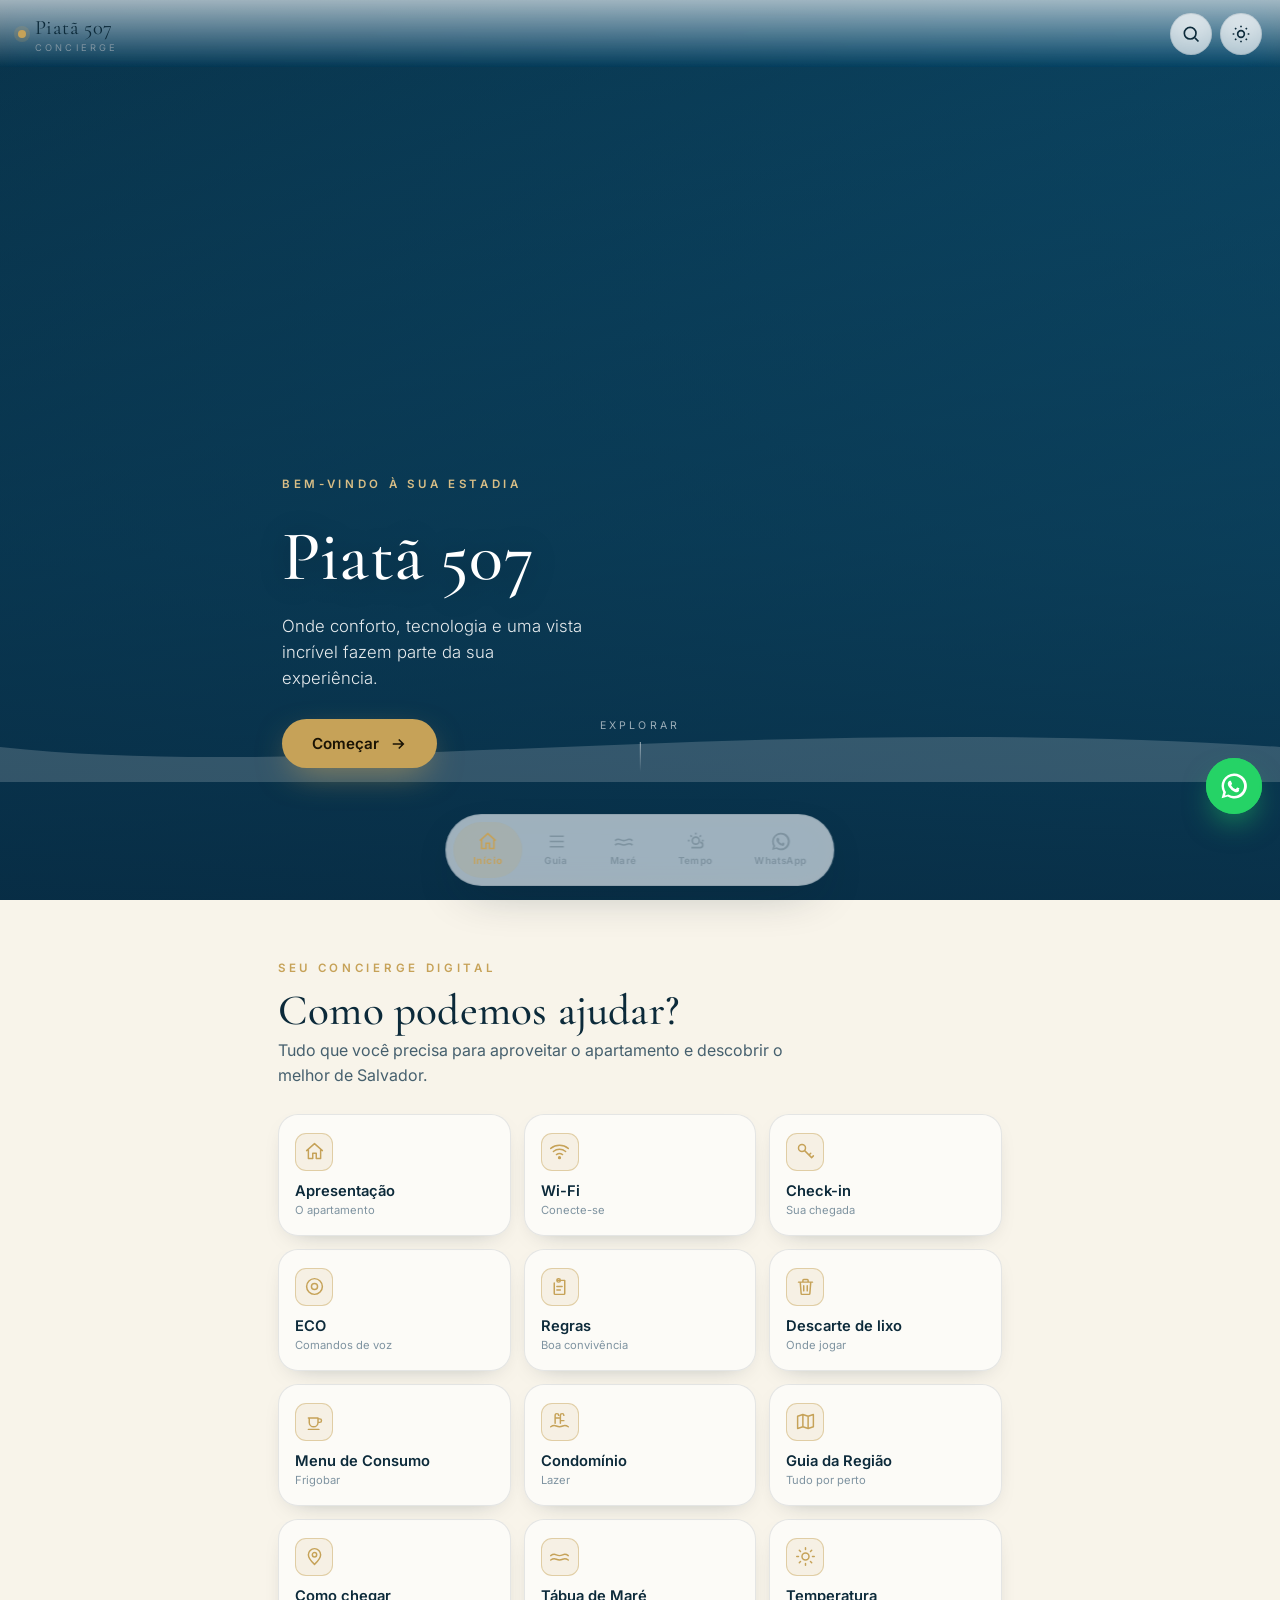
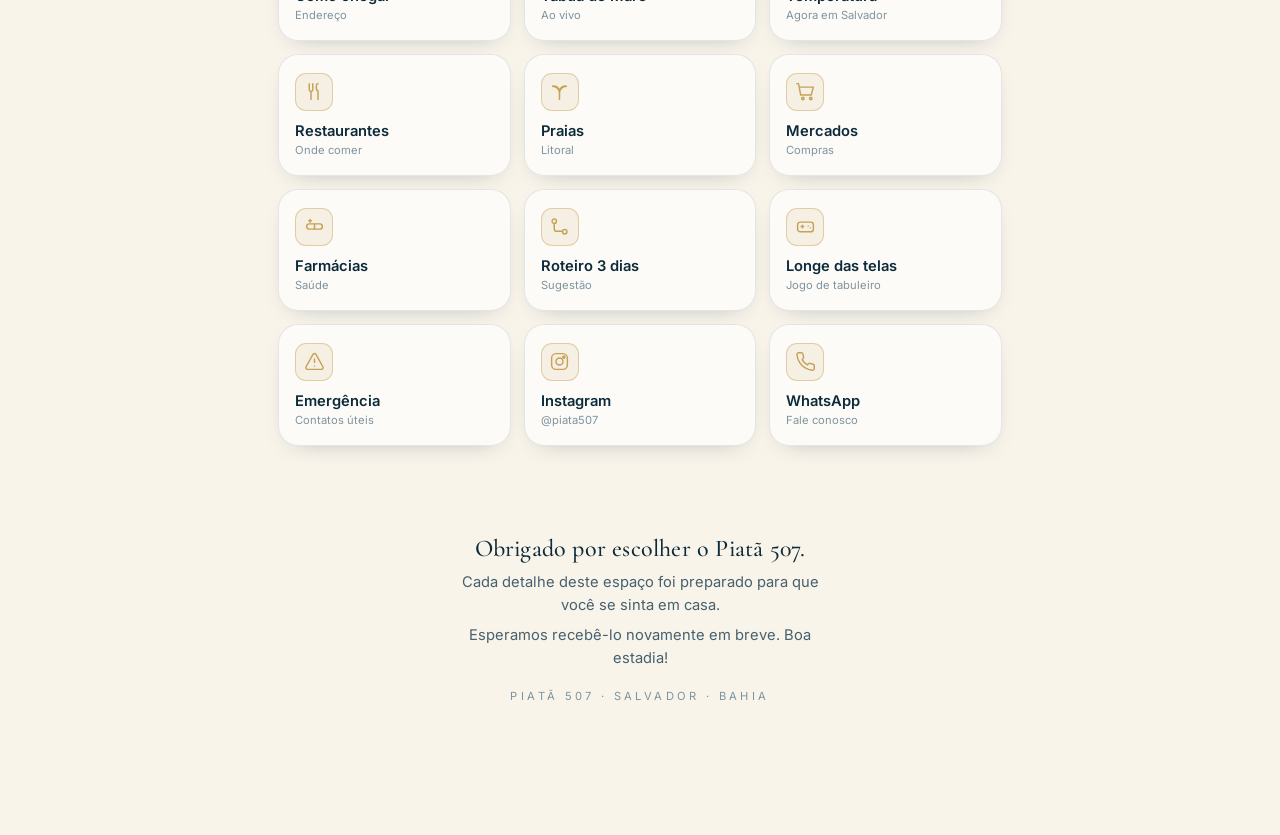
<file: index.html>
<!DOCTYPE html>
<html lang="pt-BR">
<head>
<meta charset="UTF-8" />
<meta name="viewport" content="width=device-width, initial-scale=1, viewport-fit=cover" />
<meta name="theme-color" content="#06243a" />
<title>Piatã 507 · Concierge Digital</title>
<meta name="description" content="Guia digital do apartamento Piatã 507, Salvador/BA. Onde conforto, tecnologia e uma vista incrível fazem parte da sua experiência." />

<!-- ===================================================================
     FONTES — display serif elegante (Cormorant) + corpo limpo (Inter)
     =================================================================== -->
<link rel="preconnect" href="https://fonts.googleapis.com">
<link rel="preconnect" href="https://fonts.gstatic.com" crossorigin>
<link href="https://fonts.googleapis.com/css2?family=Cormorant+Garamond:ital,wght@0,400;0,500;0,600;1,400&family=Inter:wght@400;500;600;700&display=swap" rel="stylesheet">

<style>
/* ====================================================================
   PIATÃ 507 — GUIA DIGITAL PREMIUM
   HTML/CSS/JS puro · pronto para GitHub Pages
   --------------------------------------------------------------------
   Paleta inspirada na praia de Piatã: oceano profundo, espuma do mar,
   areia quente e dourado suave. Vidro fosco (glassmorphism), micro
   animações e navegação tipo aplicativo.
   ==================================================================== */

/* ---------- TOKENS DE COR ---------- */
:root{
  --abyss:#06243a;        /* azul oceano profundo */
  --ocean:#0d4f6e;        /* oceano médio */
  --ocean-2:#13688c;      /* oceano claro */
  --foam:#eef5f4;         /* espuma do mar */
  --sand:#efe2c4;         /* areia */
  --sand-deep:#e3d0a5;    /* areia sombreada */
  --gold:#c6a258;         /* dourado suave */
  --gold-soft:#d8be86;

  /* tema claro (padrão) */
  --bg:#f8f4ea;
  --bg-grad-1:#f3ede0;
  --bg-grad-2:#e8efee;
  --surface:rgba(255,255,255,0.62);
  --surface-solid:#ffffff;
  --border:rgba(11,40,58,0.10);
  --border-gold:rgba(198,162,88,0.45);
  --text:#0c2a3a;
  --text-soft:#46606e;
  --text-faint:#7e93a0;
  --shadow:0 18px 50px -22px rgba(8,30,45,0.45);
  --shadow-soft:0 8px 26px -16px rgba(8,30,45,0.40);
  --accent:var(--gold);
  --on-accent:#1a1304;
  --hero-overlay:linear-gradient(180deg,rgba(6,36,58,.28) 0%,rgba(6,36,58,.55) 60%,rgba(6,36,58,.82) 100%);
}

/* tema escuro */
html[data-theme="dark"]{
  --bg:#05192a;
  --bg-grad-1:#06243a;
  --bg-grad-2:#0a2e45;
  --surface:rgba(15,52,76,0.42);
  --surface-solid:#0b3047;
  --border:rgba(216,190,134,0.14);
  --border-gold:rgba(198,162,88,0.40);
  --text:#eef5f4;
  --text-soft:#b6cad4;
  --text-faint:#85a0ad;
  --shadow:0 22px 60px -26px rgba(0,0,0,0.7);
  --shadow-soft:0 10px 30px -18px rgba(0,0,0,0.6);
  --hero-overlay:linear-gradient(180deg,rgba(3,15,26,.30) 0%,rgba(3,15,26,.62) 60%,rgba(3,15,26,.92) 100%);
}

/* ---------- RESET ---------- */
*{margin:0;padding:0;box-sizing:border-box}
html{scroll-behavior:smooth;-webkit-text-size-adjust:100%}
body{
  font-family:'Inter',system-ui,-apple-system,sans-serif;
  color:var(--text);
  background:var(--bg);
  line-height:1.55;
  min-height:100vh;
  overflow-x:hidden;
  -webkit-font-smoothing:antialiased;
  padding-bottom:env(safe-area-inset-bottom);
  transition:background .5s ease,color .4s ease;
}
/* fundo com gradiente suave de areia↔oceano */
body::before{
  content:"";position:fixed;inset:0;z-index:-2;
  background:
    radial-gradient(1100px 700px at 78% -8%, var(--bg-grad-2) 0%, transparent 60%),
    radial-gradient(900px 600px at 8% 105%, var(--bg-grad-1) 0%, transparent 55%),
    var(--bg);
  transition:background .5s ease;
}
img{max-width:100%;display:block}
button{font-family:inherit;cursor:pointer;border:none;background:none;color:inherit}
a{color:inherit;text-decoration:none}
:focus-visible{outline:2px solid var(--gold);outline-offset:3px;border-radius:6px}

h1,h2,h3,.serif{font-family:'Cormorant Garamond',Georgia,serif;font-weight:500;letter-spacing:.2px;line-height:1.08}
.eyebrow{font-size:.72rem;letter-spacing:.32em;text-transform:uppercase;color:var(--gold);font-weight:600}

/* ====================================================================
   SPLASH SCREEN
   ==================================================================== */
#splash{
  position:fixed;inset:0;z-index:9999;
  display:grid;place-items:center;
  background:linear-gradient(160deg,var(--abyss),var(--ocean));
  transition:opacity .8s ease,visibility .8s ease;
}
#splash.hidden{opacity:0;visibility:hidden}
.splash-inner{text-align:center;color:var(--foam);animation:splashUp 1.1s cubic-bezier(.2,.8,.2,1) both}
.splash-mark{
  width:72px;height:72px;margin:0 auto 18px;border-radius:50%;
  border:1px solid rgba(216,190,134,.5);
  display:grid;place-items:center;color:var(--gold-soft);
  position:relative;
}
.splash-mark svg{width:34px;height:34px}
.splash-ring{
  position:absolute;inset:-9px;border-radius:50%;
  border:1px solid rgba(216,190,134,.25);
  animation:pulse 2.2s ease-in-out infinite;
}
.splash-title{font-family:'Cormorant Garamond',serif;font-size:2.4rem;letter-spacing:.04em}
.splash-sub{font-size:.7rem;letter-spacing:.4em;text-transform:uppercase;color:var(--gold-soft);margin-top:6px}
.splash-bar{width:120px;height:2px;background:rgba(238,245,244,.18);border-radius:2px;margin:22px auto 0;overflow:hidden}
.splash-bar i{display:block;height:100%;width:40%;background:var(--gold);border-radius:2px;animation:load 1.4s ease-in-out infinite}
@keyframes splashUp{from{opacity:0;transform:translateY(14px)}to{opacity:1;transform:none}}
@keyframes pulse{0%,100%{transform:scale(1);opacity:.6}50%{transform:scale(1.12);opacity:.15}}
@keyframes load{0%{transform:translateX(-120%)}100%{transform:translateX(360%)}}

/* ====================================================================
   TOPBAR
   ==================================================================== */
.topbar{
  position:fixed;top:0;left:0;right:0;z-index:200;
  display:flex;align-items:center;justify-content:space-between;
  padding:calc(env(safe-area-inset-top) + 12px) 18px 12px;
  backdrop-filter:blur(18px) saturate(1.3);-webkit-backdrop-filter:blur(18px) saturate(1.3);
  background:linear-gradient(180deg,var(--surface),transparent);
  transition:background .4s ease,box-shadow .4s ease;
}
.topbar.scrolled{box-shadow:0 1px 0 var(--border);background:var(--surface)}
.brand{display:flex;align-items:center;gap:9px;font-family:'Cormorant Garamond',serif;font-size:1.28rem;letter-spacing:.02em}
.brand .dot{width:8px;height:8px;border-radius:50%;background:var(--gold);box-shadow:0 0 0 4px rgba(198,162,88,.18)}
.brand small{font-family:'Inter',sans-serif;font-size:.58rem;letter-spacing:.34em;text-transform:uppercase;color:var(--text-faint);display:block;margin-top:-3px}
.top-actions{display:flex;gap:8px}
.icon-btn{
  width:42px;height:42px;border-radius:50%;
  display:grid;place-items:center;color:var(--text);
  background:var(--surface);border:1px solid var(--border);
  backdrop-filter:blur(10px);-webkit-backdrop-filter:blur(10px);
  transition:transform .25s ease,background .3s ease,color .3s ease;
}
.icon-btn:hover{transform:translateY(-2px)}
.icon-btn svg{width:20px;height:20px}

/* ====================================================================
   VIEWS / ROTEADOR
   ==================================================================== */
.view{display:none;animation:viewIn .5s cubic-bezier(.2,.8,.2,1) both}
.view.active{display:block}
@keyframes viewIn{from{opacity:0;transform:translateY(10px)}to{opacity:1;transform:none}}
@media (prefers-reduced-motion:reduce){
  *{animation-duration:.001ms !important;transition-duration:.001ms !important}
  html{scroll-behavior:auto}
}

.wrap{max-width:760px;margin:0 auto;padding:0 18px}

/* ---------- HERO ---------- */
.hero{
  position:relative;min-height:100svh;
  display:flex;flex-direction:column;justify-content:flex-end;
  padding:0 0 132px;
  color:#fff;overflow:hidden;
}
.hero-bg{
  position:absolute;inset:0;z-index:-1;
  /* gradiente oceânico padrão — troque por foto em CONFIG.heroImage */
  background:linear-gradient(155deg,#0a3a52 0%,#0d4f6e 42%,#13688c 100%);
  background-size:cover;background-position:center;
  animation:slowZoom 22s ease-in-out infinite alternate;
}
.hero-bg::after{content:"";position:absolute;inset:0;background:var(--hero-overlay)}
@keyframes slowZoom{from{transform:scale(1.02)}to{transform:scale(1.12)}}
/* ondas animadas no rodapé do hero */
.waves{position:absolute;bottom:118px;left:0;width:100%;height:70px;z-index:0;opacity:.5}
.waves svg{width:200%;height:100%;animation:drift 14s linear infinite}
@keyframes drift{from{transform:translateX(0)}to{transform:translateX(-50%)}}
.hero-content{position:relative;z-index:2;max-width:760px;margin:0 auto;width:100%;padding:0 22px;animation:heroUp 1s .2s cubic-bezier(.2,.8,.2,1) both}
@keyframes heroUp{from{opacity:0;transform:translateY(22px)}to{opacity:1;transform:none}}
.hero .eyebrow{color:var(--gold-soft)}
.hero h1{font-size:clamp(2.7rem,9vw,4.4rem);margin:.35em 0 .25em;font-weight:500;text-shadow:0 2px 30px rgba(0,0,0,.3)}
.hero p{font-size:1.05rem;max-width:30ch;color:rgba(255,255,255,.9);font-weight:300}
.cta{
  display:inline-flex;align-items:center;gap:10px;margin-top:28px;
  padding:15px 30px;border-radius:100px;font-weight:600;font-size:.95rem;
  background:var(--gold);color:#1a1304;
  box-shadow:0 12px 34px -10px rgba(198,162,88,.7);
  transition:transform .3s cubic-bezier(.2,.8,.2,1),box-shadow .3s ease;
}
.cta:hover{transform:translateY(-3px) scale(1.02);box-shadow:0 18px 40px -10px rgba(198,162,88,.8)}
.cta svg{width:18px;height:18px}
.scroll-hint{position:absolute;bottom:128px;left:50%;transform:translateX(-50%);z-index:2;color:rgba(255,255,255,.6);font-size:.66rem;letter-spacing:.3em;text-transform:uppercase;text-align:center}
.scroll-hint i{display:block;width:1px;height:30px;margin:8px auto 0;background:linear-gradient(rgba(255,255,255,.6),transparent);animation:hintMove 1.8s ease-in-out infinite}
@keyframes hintMove{0%,100%{opacity:.3;transform:scaleY(.6)}50%{opacity:1;transform:scaleY(1)}}

/* ---------- SEÇÃO / TÍTULOS ---------- */
.section{padding:54px 0 20px}
.section-head{margin-bottom:26px}
.section-head h2{font-size:clamp(2rem,6vw,2.7rem);margin:.2em 0 .1em;font-weight:500}
.section-head p{color:var(--text-soft);max-width:54ch}

/* ====================================================================
   MENU PRINCIPAL — grade de cartões de vidro
   ==================================================================== */
.menu-grid{display:grid;grid-template-columns:repeat(2,1fr);gap:13px}
@media(min-width:560px){.menu-grid{grid-template-columns:repeat(3,1fr)}}
.tile{
  position:relative;text-align:left;
  padding:18px 16px;border-radius:20px;min-height:122px;
  display:flex;flex-direction:column;justify-content:space-between;
  background:var(--surface);border:1px solid var(--border);
  backdrop-filter:blur(14px) saturate(1.2);-webkit-backdrop-filter:blur(14px) saturate(1.2);
  box-shadow:var(--shadow-soft);
  transition:transform .3s cubic-bezier(.2,.8,.2,1),box-shadow .3s ease,border-color .3s ease;
  overflow:hidden;
}
.tile::before{content:"";position:absolute;inset:0;background:linear-gradient(135deg,rgba(198,162,88,.10),transparent 55%);opacity:0;transition:opacity .35s ease}
.tile:hover{transform:translateY(-4px);box-shadow:var(--shadow);border-color:var(--border-gold)}
.tile:hover::before{opacity:1}
.tile:active{transform:translateY(-1px) scale(.99)}
.tile-ic{width:38px;height:38px;border-radius:11px;display:grid;place-items:center;color:var(--gold);background:rgba(198,162,88,.12);border:1px solid var(--border-gold)}
.tile-ic svg{width:21px;height:21px}
.tile-label{font-weight:600;font-size:.92rem;line-height:1.2}
.tile-sub{font-size:.7rem;color:var(--text-faint);margin-top:2px}

/* ====================================================================
   CARTÕES DE CONTEÚDO (glass)
   ==================================================================== */
.card{
  background:var(--surface);border:1px solid var(--border);
  border-radius:22px;padding:24px;margin-bottom:16px;
  backdrop-filter:blur(16px) saturate(1.2);-webkit-backdrop-filter:blur(16px) saturate(1.2);
  box-shadow:var(--shadow-soft);
}
.card.gold{border-color:var(--border-gold);background:linear-gradient(150deg,rgba(198,162,88,.10),var(--surface))}
.card h3{font-size:1.55rem;margin-bottom:.35em}
.card p{color:var(--text-soft);margin-bottom:.7em}
.card p:last-child{margin-bottom:0}

.btn{
  display:inline-flex;align-items:center;justify-content:center;gap:9px;
  padding:13px 22px;border-radius:100px;font-weight:600;font-size:.9rem;
  background:var(--gold);color:#1a1304;
  box-shadow:0 10px 26px -12px rgba(198,162,88,.7);
  transition:transform .25s ease,box-shadow .25s ease,background .25s ease;
}
.btn:hover{transform:translateY(-2px)}
.btn svg{width:17px;height:17px}
.btn.ghost{background:transparent;color:var(--text);border:1px solid var(--border-gold);box-shadow:none}
.btn.ghost:hover{background:rgba(198,162,88,.10)}
.btn.block{display:flex;width:100%}
.btn.wa{background:#25D366;color:#06351c;box-shadow:0 10px 26px -12px rgba(37,211,102,.6)}

/* botão voltar */
.back{
  display:inline-flex;align-items:center;gap:7px;margin:6px 0 18px;
  padding:9px 16px 9px 12px;border-radius:100px;font-size:.84rem;font-weight:500;
  background:var(--surface);border:1px solid var(--border);color:var(--text-soft);
  transition:transform .25s ease,color .25s ease;
}
.back:hover{transform:translateX(-3px);color:var(--text)}
.back svg{width:16px;height:16px}

/* ---------- WIFI ---------- */
.wifi-card{text-align:center;background:linear-gradient(155deg,var(--ocean),var(--abyss));color:#fff;border:none}
.wifi-card .eyebrow{color:var(--gold-soft)}
.wifi-row{display:flex;flex-direction:column;gap:14px;margin:20px 0}
.wifi-field{background:rgba(255,255,255,.08);border:1px solid rgba(255,255,255,.14);border-radius:14px;padding:14px 18px;text-align:left;display:flex;align-items:center;justify-content:space-between;gap:12px}
.wifi-field small{display:block;font-size:.64rem;letter-spacing:.2em;text-transform:uppercase;color:rgba(255,255,255,.55)}
.wifi-field b{font-size:1.18rem;font-weight:600;letter-spacing:.3px}
.copy-btn{flex:none;width:40px;height:40px;border-radius:11px;display:grid;place-items:center;background:rgba(198,162,88,.22);color:var(--gold-soft);border:1px solid rgba(198,162,88,.35);transition:transform .2s ease,background .2s ease}
.copy-btn:hover{transform:scale(1.06)}
.copy-btn.done{background:#25D366;color:#fff;border-color:#25D366}

/* ---------- LISTAS DE ITENS (menu de consumo, comandos, etc) ---------- */
.list{display:flex;flex-direction:column;gap:10px}
.row{display:flex;align-items:center;gap:14px;padding:14px 16px;border-radius:15px;background:var(--surface);border:1px solid var(--border);box-shadow:var(--shadow-soft)}
.row .r-ic{flex:none;width:34px;height:34px;border-radius:10px;display:grid;place-items:center;background:rgba(198,162,88,.12);color:var(--gold);border:1px solid var(--border-gold)}
.row .r-ic svg{width:18px;height:18px}
.row .r-main{flex:1;min-width:0}
.row .r-main b{font-weight:600;display:block;font-size:.95rem}
.row .r-main span{font-size:.78rem;color:var(--text-faint)}
.row .r-price{font-weight:700;color:var(--gold);font-size:1rem;white-space:nowrap}
.row.cmd{font-style:italic;font-family:'Cormorant Garamond',serif;font-size:1.15rem}
.row.cmd b{font-style:italic}

/* grade de comandos Alexa */
.alexa-grid{display:grid;grid-template-columns:1fr;gap:10px}
@media(min-width:520px){.alexa-grid{grid-template-columns:1fr 1fr}}
.alexa-cmd{padding:16px 18px;border-radius:16px;background:var(--surface);border:1px solid var(--border);box-shadow:var(--shadow-soft);display:flex;gap:13px;align-items:flex-start}
.alexa-cmd .a-ic{flex:none;width:36px;height:36px;border-radius:50%;display:grid;place-items:center;background:linear-gradient(140deg,var(--ocean-2),var(--ocean));color:#fff}
.alexa-cmd .a-ic svg{width:18px;height:18px}
.alexa-cmd q{font-family:'Cormorant Garamond',serif;font-size:1.18rem;font-style:italic;display:block;quotes:none}
.alexa-cmd small{color:var(--text-faint);font-size:.76rem}

/* ---------- chips / botões rápidos de mapa ---------- */
.chips{display:flex;flex-wrap:wrap;gap:9px;margin-top:6px}
.chip{
  display:inline-flex;align-items:center;gap:7px;
  padding:10px 16px;border-radius:100px;font-size:.84rem;font-weight:500;
  background:var(--surface);border:1px solid var(--border);
  transition:transform .2s ease,border-color .2s ease,background .2s ease;
}
.chip:hover{transform:translateY(-2px);border-color:var(--border-gold);background:rgba(198,162,88,.08)}
.chip svg{width:15px;height:15px;color:var(--gold)}

/* busca da região */
.searchbox{display:flex;gap:9px;margin-bottom:8px}
.searchbox input{
  flex:1;padding:14px 18px;border-radius:14px;font-size:.95rem;
  background:var(--surface-solid);border:1px solid var(--border);color:var(--text);
}
.searchbox input::placeholder{color:var(--text-faint)}

/* ---------- CLIMA ---------- */
.weather{background:linear-gradient(155deg,var(--ocean),var(--abyss));color:#fff;border:none;text-align:center}
.weather .w-now{display:flex;align-items:center;justify-content:center;gap:16px;margin:6px 0 4px}
.weather .w-emoji{font-size:3.4rem;line-height:1}
.weather .w-temp{font-family:'Cormorant Garamond',serif;font-size:4.2rem;font-weight:500;line-height:1}
.weather .w-desc{color:var(--gold-soft);font-size:1.05rem;margin-bottom:18px}
.w-grid{display:grid;grid-template-columns:repeat(3,1fr);gap:10px}
.w-stat{background:rgba(255,255,255,.07);border:1px solid rgba(255,255,255,.12);border-radius:14px;padding:14px 8px}
.w-stat b{display:block;font-size:1.25rem;font-weight:600}
.w-stat small{font-size:.62rem;letter-spacing:.12em;text-transform:uppercase;color:rgba(255,255,255,.55)}

/* ---------- MARÉ ---------- */
.tide-controls{display:flex;gap:10px;align-items:center;margin-bottom:16px;flex-wrap:wrap}
.tide-controls input[type=date]{padding:11px 14px;border-radius:12px;background:var(--surface-solid);border:1px solid var(--border);color:var(--text);font-family:inherit}
.tide-list{display:flex;flex-direction:column;gap:10px}
.tide-item{display:flex;align-items:center;gap:16px;padding:15px 18px;border-radius:16px;background:var(--surface);border:1px solid var(--border);box-shadow:var(--shadow-soft)}
.tide-item .t-ar{flex:none;width:44px;height:44px;border-radius:13px;display:grid;place-items:center;font-size:1.3rem}
.tide-item.high .t-ar{background:rgba(19,104,140,.16);color:var(--ocean-2)}
.tide-item.low .t-ar{background:rgba(198,162,88,.16);color:var(--gold)}
.tide-item .t-main b{display:block;font-size:1.05rem}
.tide-item .t-main span{font-size:.78rem;color:var(--text-faint)}
.tide-item .t-time{margin-left:auto;font-family:'Cormorant Garamond',serif;font-size:1.7rem;font-weight:600}
.tide-item .t-h{font-size:.74rem;color:var(--text-faint);text-align:right}

/* ---------- TIMELINE ROTEIRO ---------- */
.day-tabs{display:flex;gap:8px;margin-bottom:20px}
.day-tab{flex:1;padding:13px 8px;border-radius:14px;text-align:center;background:var(--surface);border:1px solid var(--border);font-weight:600;font-size:.85rem;transition:all .25s ease}
.day-tab.active{background:var(--gold);color:#1a1304;border-color:var(--gold)}
.timeline{position:relative;padding-left:30px}
.timeline::before{content:"";position:absolute;left:9px;top:6px;bottom:6px;width:2px;background:linear-gradient(var(--gold),transparent)}
.tl-item{position:relative;padding:0 0 22px}
.tl-item::before{content:"";position:absolute;left:-26px;top:5px;width:12px;height:12px;border-radius:50%;background:var(--gold);box-shadow:0 0 0 4px var(--bg)}
.tl-item h4{font-family:'Cormorant Garamond',serif;font-size:1.35rem;font-weight:600;margin-bottom:2px}
.tl-item p{color:var(--text-soft);font-size:.9rem;margin-bottom:8px}

/* ---------- emergência ---------- */
.emg{display:flex;align-items:center;gap:14px;padding:16px 18px;border-radius:16px;background:var(--surface);border:1px solid var(--border);box-shadow:var(--shadow-soft);margin-bottom:10px}
.emg .e-ic{flex:none;width:42px;height:42px;border-radius:12px;display:grid;place-items:center;background:rgba(214,72,72,.12);color:#d64848;border:1px solid rgba(214,72,72,.25)}
.emg .e-ic svg{width:21px;height:21px}
.emg.calm .e-ic{background:rgba(198,162,88,.12);color:var(--gold);border-color:var(--border-gold)}
.emg .e-main{flex:1}
.emg .e-main b{display:block}
.emg .e-main span{font-size:.78rem;color:var(--text-faint)}
.emg .e-call{flex:none;width:44px;height:44px;border-radius:50%;display:grid;place-items:center;background:#25D366;color:#fff}
.emg .e-call svg{width:20px;height:20px}

/* destaque (jogo de tabuleiro) */
.feature{position:relative;overflow:hidden;text-align:center;padding:38px 26px;border-radius:24px;background:linear-gradient(155deg,var(--abyss),var(--ocean));color:#fff;border:none}
.feature .eyebrow{color:var(--gold-soft)}
.feature h3{font-size:2rem;margin:.3em 0 .4em;color:#fff}
.feature p{color:rgba(255,255,255,.85);max-width:46ch;margin:0 auto}
.feature .deco{position:absolute;inset:0;opacity:.10;background-image:radial-gradient(circle at 20% 30%,#fff 1px,transparent 1px),radial-gradient(circle at 70% 60%,#fff 1px,transparent 1px);background-size:42px 42px}

/* ====================================================================
   BUSCA GLOBAL (overlay)
   ==================================================================== */
.search-overlay{position:fixed;inset:0;z-index:500;background:rgba(6,24,40,.55);backdrop-filter:blur(8px);-webkit-backdrop-filter:blur(8px);display:none;align-items:flex-start;justify-content:center;padding:max(72px,12vh) 18px 18px}
.search-overlay.open{display:flex;animation:fade .3s ease}
@keyframes fade{from{opacity:0}to{opacity:1}}
.search-panel{width:100%;max-width:560px;background:var(--surface-solid);border:1px solid var(--border);border-radius:22px;box-shadow:var(--shadow);overflow:hidden}
.search-top{display:flex;align-items:center;gap:12px;padding:16px 18px;border-bottom:1px solid var(--border)}
.search-top svg{width:20px;height:20px;color:var(--text-faint);flex:none}
.search-top input{flex:1;border:none;background:none;font-size:1.05rem;color:var(--text);outline:none}
.search-results{max-height:50vh;overflow-y:auto;padding:8px}
.sr-item{display:flex;align-items:center;gap:13px;padding:12px 14px;border-radius:13px;width:100%;text-align:left;transition:background .2s ease}
.sr-item:hover,.sr-item.sel{background:rgba(198,162,88,.10)}
.sr-item .sr-ic{flex:none;width:34px;height:34px;border-radius:10px;display:grid;place-items:center;background:rgba(198,162,88,.12);color:var(--gold)}
.sr-item .sr-ic svg{width:18px;height:18px}
.sr-item b{font-size:.92rem;font-weight:600}
.sr-item small{display:block;font-size:.74rem;color:var(--text-faint)}
.sr-empty{padding:26px;text-align:center;color:var(--text-faint);font-size:.9rem}

/* ====================================================================
   BOTTOM NAV (mobile) + FAB WhatsApp + back-to-top
   ==================================================================== */
.bottom-nav{
  position:fixed;left:50%;transform:translateX(-50%);bottom:max(14px,env(safe-area-inset-bottom));z-index:300;
  display:flex;gap:2px;padding:7px;border-radius:100px;
  background:var(--surface);border:1px solid var(--border);
  backdrop-filter:blur(20px) saturate(1.4);-webkit-backdrop-filter:blur(20px) saturate(1.4);
  box-shadow:var(--shadow);
}
.bn-item{display:flex;flex-direction:column;align-items:center;gap:2px;padding:9px 15px;border-radius:100px;color:var(--text-faint);font-size:.6rem;font-weight:600;letter-spacing:.04em;transition:color .25s ease,background .25s ease}
.bn-item svg{width:21px;height:21px}
.bn-item.active{color:var(--gold);background:rgba(198,162,88,.14)}
@media(min-width:560px){.bn-item{padding:9px 20px}}

.fab-wa{
  position:fixed;right:18px;bottom:calc(86px + env(safe-area-inset-bottom));z-index:280;
  width:56px;height:56px;border-radius:50%;display:grid;place-items:center;
  background:#25D366;color:#fff;box-shadow:0 14px 30px -8px rgba(37,211,102,.6);
  transition:transform .3s cubic-bezier(.2,.8,.2,1);
}
.fab-wa:hover{transform:scale(1.08) translateY(-2px)}
.fab-wa svg{width:30px;height:30px}
.fab-wa::after{content:"";position:absolute;inset:0;border-radius:50%;border:2px solid #25D366;animation:ring 2.6s ease-out infinite}
@keyframes ring{0%{transform:scale(1);opacity:.6}100%{transform:scale(1.5);opacity:0}}

.to-top{
  position:fixed;right:18px;bottom:calc(152px + env(safe-area-inset-bottom));z-index:280;
  width:46px;height:46px;border-radius:50%;display:grid;place-items:center;
  background:var(--surface);border:1px solid var(--border);color:var(--text);
  box-shadow:var(--shadow-soft);opacity:0;visibility:hidden;transform:translateY(10px);
  backdrop-filter:blur(10px);-webkit-backdrop-filter:blur(10px);
  transition:all .3s ease;
}
.to-top.show{opacity:1;visibility:visible;transform:none}
.to-top svg{width:20px;height:20px}

/* toast */
.toast{position:fixed;left:50%;bottom:calc(96px + env(safe-area-inset-bottom));transform:translate(-50%,20px);z-index:600;background:var(--abyss);color:#fff;padding:12px 22px;border-radius:100px;font-size:.85rem;font-weight:500;box-shadow:var(--shadow);opacity:0;visibility:hidden;transition:all .3s cubic-bezier(.2,.8,.2,1);display:flex;align-items:center;gap:9px}
.toast.show{opacity:1;visibility:visible;transform:translate(-50%,0)}
.toast svg{width:17px;height:17px;color:var(--gold-soft)}

/* reveal ao rolar */
.reveal{opacity:0;transform:translateY(18px);transition:opacity .7s cubic-bezier(.2,.8,.2,1),transform .7s cubic-bezier(.2,.8,.2,1)}
.reveal.in{opacity:1;transform:none}

/* rodapé */
.foot{text-align:center;padding:40px 18px 130px;color:var(--text-soft)}
.foot .serif{font-size:1.5rem;color:var(--text);margin-bottom:.4em}
.foot p{max-width:42ch;margin:0 auto .5em;font-size:.92rem}
.foot .sig{font-size:.7rem;letter-spacing:.3em;text-transform:uppercase;color:var(--text-faint);margin-top:18px}

.spacer{height:30px}
.muted{color:var(--text-faint);font-size:.82rem}
.divider{height:1px;background:var(--border);margin:18px 0}
.note{font-size:.82rem;color:var(--text-soft);background:rgba(198,162,88,.08);border:1px solid var(--border-gold);border-radius:14px;padding:14px 16px;margin-top:14px}
</style>
</head>
<body>

<!-- ============================ SPLASH ============================ -->
<div id="splash" role="status" aria-label="Carregando">
  <div class="splash-inner">
    <div class="splash-mark">
      <div class="splash-ring"></div>
      <svg viewBox="0 0 24 24" fill="none" stroke="currentColor" stroke-width="1.4"><path d="M2 17s2-1 4-1 3 1 6 1 4-1 6-1 4 1 4 1M2 12s2-1 4-1 3 1 6 1 4-1 6-1 4 1 4 1M5 7s1.5-1 3.5-1 2.5 1 5 1"/></svg>
    </div>
    <div class="splash-title">Piatã 507</div>
    <div class="splash-sub">Salvador · Bahia</div>
    <div class="splash-bar"><i></i></div>
  </div>
</div>

<!-- ============================ TOPBAR ============================ -->
<header class="topbar" id="topbar">
  <a class="brand" href="#inicio" aria-label="Início Piatã 507">
    <span class="dot"></span>
    <span>Piatã 507<small>Concierge</small></span>
  </a>
  <div class="top-actions">
    <button class="icon-btn" id="searchOpen" aria-label="Buscar">
      <svg viewBox="0 0 24 24" fill="none" stroke="currentColor" stroke-width="2"><circle cx="11" cy="11" r="7"/><path d="m21 21-4.3-4.3"/></svg>
    </button>
    <button class="icon-btn" id="themeBtn" aria-label="Alternar tema">
      <svg id="themeIcon" viewBox="0 0 24 24" fill="none" stroke="currentColor" stroke-width="2"><circle cx="12" cy="12" r="4"/><path d="M12 2v2M12 20v2M4.9 4.9l1.4 1.4M17.7 17.7l1.4 1.4M2 12h2M20 12h2M4.9 19.1l1.4-1.4M17.7 6.3l1.4-1.4"/></svg>
    </button>
  </div>
</header>

<main id="app">

  <!-- ====================== HOME (hero + menu) ====================== -->
  <section class="view active" id="inicio">
    <div class="hero">
      <div class="hero-bg" id="heroBg"></div>
      <div class="waves" aria-hidden="true">
        <svg viewBox="0 0 1200 80" preserveAspectRatio="none"><path d="M0,40 C150,80 350,0 600,40 C850,80 1050,0 1200,40 L1200,80 L0,80 Z" fill="rgba(255,255,255,.35)"/></svg>
      </div>
      <div class="hero-content">
        <span class="eyebrow">Bem-vindo à sua estadia</span>
        <h1>Piatã 507</h1>
        <p>Onde conforto, tecnologia e uma vista incrível fazem parte da sua experiência.</p>
        <button class="cta" id="comecar">Começar
          <svg viewBox="0 0 24 24" fill="none" stroke="currentColor" stroke-width="2.2"><path d="M5 12h14M13 6l6 6-6 6"/></svg>
        </button>
      </div>
      <div class="scroll-hint">Explorar<i></i></div>
    </div>

    <div class="wrap">
      <div class="section" id="menu">
        <div class="section-head reveal">
          <span class="eyebrow">Seu concierge digital</span>
          <h2>Como podemos ajudar?</h2>
          <p>Tudo que você precisa para aproveitar o apartamento e descobrir o melhor de Salvador.</p>
        </div>
        <div class="menu-grid" id="menuGrid" role="navigation" aria-label="Menu principal"></div>
      </div>
    </div>
    <div class="spacer"></div>
  </section>

  <!-- ====================== VIEWS DE DETALHE ====================== -->
  <!-- O conteúdo é renderizado dinamicamente dentro de #detail pelo JS -->
  <section class="view" id="detail">
    <div class="wrap" id="detailWrap"></div>
  </section>

</main>

<!-- ====================== BUSCA GLOBAL ====================== -->
<div class="search-overlay" id="searchOverlay" role="dialog" aria-label="Busca">
  <div class="search-panel">
    <div class="search-top">
      <svg viewBox="0 0 24 24" fill="none" stroke="currentColor" stroke-width="2"><circle cx="11" cy="11" r="7"/><path d="m21 21-4.3-4.3"/></svg>
      <input id="searchInput" type="text" placeholder="Buscar: wi-fi, maré, restaurantes…" autocomplete="off" />
    </div>
    <div class="search-results" id="searchResults"></div>
  </div>
</div>

<!-- ====================== NAV INFERIOR ====================== -->
<nav class="bottom-nav" id="bottomNav">
  <a class="bn-item active" data-nav="inicio" href="#inicio">
    <svg viewBox="0 0 24 24" fill="none" stroke="currentColor" stroke-width="1.8"><path d="M3 11l9-8 9 8M5 10v10h5v-6h4v6h5V10"/></svg>Início</a>
  <a class="bn-item" data-nav="menu" href="#menu">
    <svg viewBox="0 0 24 24" fill="none" stroke="currentColor" stroke-width="1.8"><path d="M4 6h16M4 12h16M4 18h16"/></svg>Guia</a>
  <a class="bn-item" data-nav="mare" href="#mare">
    <svg viewBox="0 0 24 24" fill="none" stroke="currentColor" stroke-width="1.8"><path d="M2 16s2-1.5 4-1.5 3 1.5 6 1.5 4-1.5 6-1.5 4 1.5 4 1.5M2 11s2-1.5 4-1.5 3 1.5 6 1.5 4-1.5 6-1.5 4 1.5 4 1.5"/></svg>Maré</a>
  <a class="bn-item" data-nav="tempo" href="#tempo">
    <svg viewBox="0 0 24 24" fill="none" stroke="currentColor" stroke-width="1.8"><circle cx="12" cy="11" r="4"/><path d="M12 2v2M21 11h-2M5 11H3M18 5l-1.5 1.5M7.5 6.5 6 5"/><path d="M7 19h10a3 3 0 0 0 0-6"/></svg>Tempo</a>
  <a class="bn-item" id="navWa">
    <svg viewBox="0 0 24 24" fill="currentColor"><path d="M12 2a10 10 0 0 0-8.6 15l-1.3 4.7 4.8-1.3A10 10 0 1 0 12 2zm0 18a8 8 0 0 1-4.1-1.1l-.3-.2-2.8.8.8-2.7-.2-.3A8 8 0 1 1 12 20zm4.5-6c-.2-.1-1.4-.7-1.7-.8s-.4-.1-.5.1-.6.8-.8 1-.3.2-.5.1a6.5 6.5 0 0 1-3.2-2.8c-.2-.4.2-.4.6-1.2a.4.4 0 0 0 0-.4l-.8-1.8c-.2-.5-.4-.4-.5-.4h-.5a.9.9 0 0 0-.7.3 2.8 2.8 0 0 0-.9 2.1 4.9 4.9 0 0 0 1 2.6 11 11 0 0 0 4.3 3.8c1.6.6 1.7.4 2 .4a2.5 2.5 0 0 0 1.6-1.1 2 2 0 0 0 .2-1.1c-.1-.1-.3-.2-.5-.3z"/></svg>WhatsApp</a>
</nav>

<!-- FAB WhatsApp -->
<a class="fab-wa" id="fabWa" aria-label="Falar no WhatsApp">
  <svg viewBox="0 0 24 24" fill="currentColor"><path d="M12 2a10 10 0 0 0-8.6 15l-1.3 4.7 4.8-1.3A10 10 0 1 0 12 2zm0 18a8 8 0 0 1-4.1-1.1l-.3-.2-2.8.8.8-2.7-.2-.3A8 8 0 1 1 12 20zm4.5-6c-.2-.1-1.4-.7-1.7-.8s-.4-.1-.5.1-.6.8-.8 1-.3.2-.5.1a6.5 6.5 0 0 1-3.2-2.8c-.2-.4.2-.4.6-1.2a.4.4 0 0 0 0-.4l-.8-1.8c-.2-.5-.4-.4-.5-.4h-.5a.9.9 0 0 0-.7.3 2.8 2.8 0 0 0-.9 2.1 4.9 4.9 0 0 0 1 2.6 11 11 0 0 0 4.3 3.8c1.6.6 1.7.4 2 .4a2.5 2.5 0 0 0 1.6-1.1 2 2 0 0 0 .2-1.1c-.1-.1-.3-.2-.5-.3z"/></svg>
</a>

<!-- voltar ao topo -->
<button class="to-top" id="toTop" aria-label="Voltar ao topo">
  <svg viewBox="0 0 24 24" fill="none" stroke="currentColor" stroke-width="2.2"><path d="M12 19V5M6 11l6-6 6 6"/></svg>
</button>

<!-- toast -->
<div class="toast" id="toast"><svg viewBox="0 0 24 24" fill="none" stroke="currentColor" stroke-width="2.5"><path d="M20 6 9 17l-5-5"/></svg><span id="toastMsg">Copiado!</span></div>

<script>
/* ====================================================================
   ⚙️  CONFIGURAÇÃO — EDITE AQUI
   --------------------------------------------------------------------
   Troque os valores abaixo pelos dados reais antes de publicar.
   ==================================================================== */
const CONFIG = {
  whatsapp:   "5571991205641",          // número do anfitrião (55 + DDD 71 + 99120-5641)
  pixKey:     "sua-chave-pix-aqui",      // ← chave PIX (telefone, e-mail ou aleatória)
  instagram:  "piata507",                // ← @ do Instagram
  portaria:   "94",                      // ramal da portaria
  mapsLink:   "https://share.google/cKHPRpxXFHD98Rmuk", // ← localização "Como chegar"
  heroImage:  "",                        // ← (opcional) URL de uma foto p/ o topo. Vazio = gradiente do oceano.
  coords:     { lat: -12.9407, lon: -38.4012 }, // Praia de Piatã, Salvador
  wifi:       { ssid: "ESSENCIAL 507", pass: "#sejabemvindo#" },
  emergencia: { samu: "192", policia: "190", bombeiros: "193" }
};
</script>

<script>
/* ====================================================================
   BIBLIOTECA DE ÍCONES (SVG inline, traço fino dourado)
   ==================================================================== */
const I = {
  home:'<path d="M3 11l9-8 9 8M5 10v10h5v-6h4v6h5V10"/>',
  wifi:'<path d="M2 8.5a16 16 0 0 1 20 0M5 12a11 11 0 0 1 14 0M8.5 15.5a6 6 0 0 1 7 0"/><circle cx="12" cy="19" r="1" fill="currentColor"/>',
  key:'<circle cx="8" cy="8" r="4"/><path d="M11 11l8 8M16 16l2-2M19 19l2-2"/>',
  alexa:'<circle cx="12" cy="12" r="9"/><circle cx="12" cy="12" r="3.5"/>',
  rules:'<path d="M9 5h9v15a1 1 0 0 1-1 1H7a1 1 0 0 1-1-1V8M9 5a2 2 0 1 1 4 0M9 5a2 2 0 0 0 4 0M9 12h6M9 16h4"/>',
  cup:'<path d="M5 8h11v5a5 5 0 0 1-10 0V8zM16 9h2a2 2 0 0 1 0 4h-2M5 21h12"/>',
  map:'<path d="M9 4 3 6v14l6-2 6 2 6-2V4l-6 2-6-2zM9 4v14M15 6v14"/>',
  pin:'<path d="M12 21s-7-6.5-7-11a7 7 0 1 1 14 0c0 4.5-7 11-7 11z"/><circle cx="12" cy="10" r="2.5"/>',
  wave:'<path d="M2 16s2-1.5 4-1.5 3 1.5 6 1.5 4-1.5 6-1.5 4 1.5 4 1.5M2 11s2-1.5 4-1.5 3 1.5 6 1.5 4-1.5 6-1.5 4 1.5 4 1.5"/>',
  sun:'<circle cx="12" cy="12" r="4"/><path d="M12 2v2M12 20v2M4.9 4.9l1.4 1.4M17.7 17.7l1.4 1.4M2 12h2M20 12h2M4.9 19.1l1.4-1.4M17.7 6.3l1.4-1.4"/>',
  fork:'<path d="M6 3v7a2 2 0 0 0 4 0V3M8 12v9M16 3c-1.5 0-2 2-2 4s.5 4 2 4v10"/>',
  beach:'<path d="M12 14v7M12 14a8 8 0 0 0-8-8c0 0 8-2 8 8zM12 14a8 8 0 0 1 8-8c0 0-8-2-8 8z"/>',
  cart:'<circle cx="9" cy="20" r="1.4"/><circle cx="18" cy="20" r="1.4"/><path d="M2 3h2l2.5 13h12L21 7H6"/>',
  pill:'<rect x="3" y="9" width="18" height="6" rx="3"/><path d="M12 9v6"/><path d="M7 4v3M5.5 5.5h3"/>',
  alert:'<path d="M12 9v4M12 17h.01M10.3 3.9 2.4 18a2 2 0 0 0 1.7 3h15.8a2 2 0 0 0 1.7-3L13.7 3.9a2 2 0 0 0-3.4 0z"/>',
  pool:'<path d="M2 18s2-1.5 4-1.5 3 1.5 6 1.5 4-1.5 6-1.5 4 1.5 4 1.5M7 14V5a2 2 0 0 1 4 0M13 14V5a2 2 0 0 1 4 0M7 8h6M13 11h4"/>',
  cam:'<rect x="3" y="7" width="18" height="13" rx="3"/><circle cx="12" cy="13.5" r="3.5"/><path d="M8 7l1.5-2h5L16 7"/>',
  route:'<circle cx="6" cy="6" r="2.5"/><circle cx="18" cy="18" r="2.5"/><path d="M6 8.5v6a3 3 0 0 0 3 3h6"/>',
  star:'<path d="M12 3l2.5 5.5L20 9.5l-4 4 1 6-5-2.8L7 19.5l1-6-4-4 5.5-1z"/>',
  ig:'<rect x="3" y="3" width="18" height="18" rx="5"/><circle cx="12" cy="12" r="4"/><circle cx="17" cy="7" r="1.2" fill="currentColor"/>',
  check:'<path d="M9 11l3 3 8-8M21 12v6a2 2 0 0 1-2 2H5a2 2 0 0 1-2-2V6a2 2 0 0 1 2-2h11"/>',
  building:'<rect x="5" y="3" width="14" height="18" rx="1.5"/><path d="M9 7h2M13 7h2M9 11h2M13 11h2M9 15h2M13 15h2M10 21v-3h4v3"/>',
  music:'<path d="M9 18V5l11-2v13"/><circle cx="6" cy="18" r="3"/><circle cx="17" cy="16" r="3"/>',
  moon:'<path d="M21 12.8A9 9 0 1 1 11.2 3a7 7 0 0 0 9.8 9.8z"/>',
  volume:'<path d="M11 5 6 9H2v6h4l5 4V5z"/><path d="M15 9a3 3 0 0 1 0 6M18 6a7 7 0 0 1 0 12"/>',
  stop:'<rect x="6" y="6" width="12" height="12" rx="2"/>',
  cloud:'<path d="M7 18h10a3.5 3.5 0 0 0 .5-7A5 5 0 0 0 8 9.5 3.5 3.5 0 0 0 7 18z"/>',
  phone:'<path d="M22 16.9v3a2 2 0 0 1-2.2 2 19.8 19.8 0 0 1-8.6-3 19.5 19.5 0 0 1-6-6 19.8 19.8 0 0 1-3-8.6A2 2 0 0 1 4.1 2h3a2 2 0 0 1 2 1.7c.1 1 .4 1.9.7 2.8a2 2 0 0 1-.5 2.1L8.1 9.9a16 16 0 0 0 6 6l1.3-1.3a2 2 0 0 1 2.1-.4c.9.3 1.8.6 2.8.7a2 2 0 0 1 1.7 2z"/>',
  copy:'<rect x="9" y="9" width="11" height="11" rx="2"/><path d="M5 15V5a2 2 0 0 1 2-2h10"/>',
  arrowL:'<path d="M19 12H5M11 6l-6 6 6 6"/>',
  send:'<path d="M22 2 11 13M22 2l-7 20-4-9-9-4 20-7z"/>',
  wind:'<path d="M3 8h11a3 3 0 1 0-3-3M3 16h15a3 3 0 1 1-3 3M3 12h18"/>',
  drop:'<path d="M12 3s6 6.5 6 11a6 6 0 0 1-12 0c0-4.5 6-11 6-11z"/>',
  hot:'<path d="M14 14V5a2 2 0 0 0-4 0v9a4 4 0 1 0 4 0z"/>',
  game:'<rect x="3" y="7" width="18" height="11" rx="3"/><path d="M7 12h3M8.5 10.5v3M15 11.5h.01M17.5 13.5h.01"/>',
  trash:'<path d="M4 7h16M9 7V5a1 1 0 0 1 1-1h4a1 1 0 0 1 1 1v2M6 7l1 13a1 1 0 0 0 1 1h8a1 1 0 0 0 1-1l1-13M10 11v6M14 11v6"/>',
  utensils:'<path d="M6 3v7a2 2 0 0 0 4 0V3M8 12v9M16 3c-1.5 0-2 2-2 4s.5 4 2 4v10"/>'
};
function svg(name,w=22){return `<svg viewBox="0 0 24 24" fill="none" stroke="currentColor" stroke-width="1.7" stroke-linecap="round" stroke-linejoin="round" style="width:${w}px;height:${w}px">${I[name]||''}</svg>`}
</script>

<script>
/* ====================================================================
   DADOS DO GUIA — itens do menu + conteúdo de cada seção
   ==================================================================== */
const wa = (msg) => `https://wa.me/${CONFIG.whatsapp}?text=${encodeURIComponent(msg)}`;
const gmaps = (q) => `https://www.google.com/maps/search/?api=1&query=${encodeURIComponent(q+' perto da Praia de Piatã, Salvador BA')}`;

/* Menu de consumo */
const CONSUMO = [
  {n:'Cerveja Stella Golden',s:'Long Neck',p:8},
  {n:'Amstel',s:'Lata',p:6},
  {n:'Refrigerante',s:'Lata',p:6},
  {n:'Água com gás',s:'Garrafa',p:5},
  {n:'Amendoim',s:'Petisco',p:8},
  {n:'Doritos',s:'Pacote',p:10},
  {n:'Ruffles',s:'Pacote',p:10},
  {n:'Vinho Tinto',s:'Garrafa',p:80},
  {n:'Espumante',s:'Garrafa',p:80},
];

/* Comandos Alexa */
const ALEXA = [
  {ic:'music', c:'ECO, toque uma música', d:'Sua trilha sonora'},
  {ic:'music', c:'ECO, momentos',         d:'Clima para namorar'},
  {ic:'moon',  c:'ECO, boa noite',        d:'Apaga luzes e TV'},
  {ic:'home',  c:'ECO, estou saindo',     d:'Desliga TV, luzes e ar'},
  {ic:'cloud', c:'ECO, previsão do tempo',d:'Como estará o dia'},
  {ic:'volume',c:'ECO, volume 1 / 2 / 3', d:'Ajusta o som'},
  {ic:'stop',  c:'ECO, stop',             d:'Para tudo'},
];

/* Restaurantes (clássicos de Salvador — abre no Google Maps) */
const RESTAURANTES = [
  {n:'Paraíso Tropical',  t:'Cozinha baiana autoral'},
  {n:'Amado',             t:'Contemporânea · vista mar'},
  {n:'Origem',            t:'Alta gastronomia baiana'},
  {n:'Restaurante do Porto', t:'Frutos do mar'},
  {n:'Casa de Tereza',    t:'Baiana afetiva · Rio Vermelho'},
  {n:'Dona Mariquita',    t:'Comida de raiz · Rio Vermelho'},
  {n:'Pereira',           t:'Bar & cozinha · Barra'},
  {n:'Acarajé da Cira',   t:'O melhor street food · Rio Vermelho'},
];

/* Praias */
const PRAIAS = [
  {n:'Praia de Piatã',  t:'A sua praia — a poucos passos'},
  {n:'Praia de Itapuã', t:'Coqueiros, farol e história'},
  {n:'Stella Maris',    t:'Águas claras e quiosques'},
  {n:'Praia do Flamengo', t:'Larga, tranquila, piscinas naturais'},
  {n:'Porto da Barra',  t:'Pôr do sol icônico'},
  {n:'Farol da Barra',  t:'Cartão-postal de Salvador'},
];

/* Roteiro de 3 dias */
const ROTEIRO = {
  1:[
    {h:'Chegada & descanso', p:'Acomode-se, sinta a vista e respire o mar.'},
    {h:'Porto da Barra', p:'A praia urbana mais charmosa da cidade.', map:'Porto da Barra, Salvador'},
    {h:'Pôr do sol', p:'O céu de Salvador pintado de laranja.'},
    {h:'Banho de mar', p:'Feche o dia com os pés na água morna.'},
  ],
  2:[
    {h:'Canoa havaiana', p:'Reme ao amanhecer pela orla.'},
    {h:'Forte São Marcelo', p:'O forte circular no meio da Baía.', map:'Forte São Marcelo, Salvador'},
    {h:'Prainha do Forte & Marina', p:'Almoço à beira-mar no Solar e nos restaurantes da Marina.', map:'Marina de Salvador'},
    {h:'Sorveteria da Ribeira', p:'A sobremesa mais tradicional da cidade.', map:'Sorveteria da Ribeira, Salvador'},
    {h:'Rio Vermelho · Green House', p:'Boemia, música e a noite de Salvador.', map:'Rio Vermelho, Salvador'},
  ],
  3:[
    {h:'Praia de Piatã', p:'Volte para a sua praia.', map:'Praia de Piatã, Salvador'},
    {h:'Caminhada & corrida', p:'A orla pede um passo leve pela manhã.'},
    {h:'Banho de mar', p:'O último mergulho da viagem.'},
    {h:'Relaxar', p:'Curta o apartamento sem pressa antes de partir.'},
  ]
};

/* Emergência */
const EMERGENCIA = [
  {n:'Portaria do condomínio', s:'Ramal '+CONFIG.portaria, tel:CONFIG.portaria, calm:true},
  {n:'SAMU', s:'Atendimento médico', tel:CONFIG.emergencia.samu},
  {n:'Polícia Militar', s:'Emergência', tel:CONFIG.emergencia.policia},
  {n:'Bombeiros', s:'Resgate', tel:CONFIG.emergencia.bombeiros},
  {n:'Hospital mais próximo', s:'Ver no mapa', map:'Hospital'},
  {n:'Farmácia 24h', s:'Ver no mapa', map:'Farmácia 24 horas'},
];

/* Categorias do guia da região */
const CATEGORIAS = [
  ['Farmácia','pill'],['Mercado','cart'],['Padaria','cup'],['Restaurante','fork'],
  ['Shopping','building'],['Praia','beach'],['Academia','hot'],['Hospital','alert'],
  ['Banco','building'],['Posto de combustível','pin'],
];

/* ---- DEFINIÇÃO DOS ITENS DO MENU E SUAS VIEWS ---- */
const ITEMS = [
  {id:'apresentacao', ic:'home',  label:'Apresentação', sub:'O apartamento'},
  {id:'wifi',         ic:'wifi',  label:'Wi-Fi',        sub:'Conecte-se'},
  {id:'checkin',      ic:'key',   label:'Check-in',     sub:'Sua chegada'},
  {id:'alexa',        ic:'alexa', label:'ECO',          sub:'Comandos de voz'},
  {id:'regras',       ic:'rules', label:'Regras',       sub:'Boa convivência'},
  {id:'lixo',         ic:'trash', label:'Descarte de lixo', sub:'Onde jogar'},
  {id:'consumo',      ic:'cup',   label:'Menu de Consumo', sub:'Frigobar'},
  {id:'condominio',   ic:'pool',  label:'Condomínio',   sub:'Lazer'},
  {id:'guia',         ic:'map',   label:'Guia da Região', sub:'Tudo por perto'},
  {id:'comochegar',   ic:'pin',   label:'Como chegar',  sub:'Endereço'},
  {id:'mare',         ic:'wave',  label:'Tábua de Maré', sub:'Ao vivo'},
  {id:'tempo',        ic:'sun',   label:'Temperatura',  sub:'Agora em Salvador'},
  {id:'restaurantes', ic:'fork',  label:'Restaurantes', sub:'Onde comer'},
  {id:'praias',       ic:'beach', label:'Praias',       sub:'Litoral'},
  {id:'mercados',     ic:'cart',  label:'Mercados',     sub:'Compras'},
  {id:'farmacias',    ic:'pill',  label:'Farmácias',    sub:'Saúde'},
  {id:'roteiro',      ic:'route', label:'Roteiro 3 dias', sub:'Sugestão'},
  {id:'tabuleiro',    ic:'game',  label:'Longe das telas', sub:'Jogo de tabuleiro'},
  {id:'emergencia',   ic:'alert', label:'Emergência',   sub:'Contatos úteis'},
  {id:'instagram',    ic:'ig',    label:'Instagram',    sub:'@'+CONFIG.instagram},
  {id:'whatsapp',     ic:'phone', label:'WhatsApp',     sub:'Fale conosco'},
];
</script>

<script>
/* ====================================================================
   RENDERIZAÇÃO DE CONTEÚDO
   ==================================================================== */
const money = (v)=> 'R$ '+v;
const head = (eyebrow,title,sub)=>`<div class="section-head"><span class="eyebrow">${eyebrow}</span><h2>${title}</h2>${sub?`<p>${sub}</p>`:''}</div>`;

const VIEWS = {
  apresentacao:()=>`
    ${head('O espaço','Seu refúgio à beira-mar','Cada detalhe deste apartamento foi cuidadosamente preparado para que sua estadia seja confortável, prática e memorável.')}
    <div class="card gold">
      <h3>Conforto que você merece</h3>
      <p>O Piatã 507 reúne a tranquilidade de morar perto da praia com toda a infraestrutura de um espaço pensado para descansar e trabalhar.</p>
    </div>
    <div class="list">
      ${[
        ['beach','Vista mar','Acorde com o oceano à sua frente'],
        ['pool','Piscina rooftop','Mergulhe com vista para a cidade'],
        ['hot','Academia','Mantenha a rotina em dia'],
        ['building','Coworking','Espaço para trabalhar com calma'],
        ['wifi','Internet rápida','Streaming e reuniões sem travar'],
        ['alexa','Alexa','Assistente de voz à disposição'],
        ['cam','TV Smart','Suas plataformas favoritas'],
        ['drop','Ar-condicionado','Climatização para os dias quentes'],
        ['key','Fechadura eletrônica','Entrada prática e segura'],
        ['fork','Cozinha equipada','Tudo para preparar suas refeições'],
      ].map(([ic,t,d])=>`<div class="row"><div class="r-ic">${svg(ic,18)}</div><div class="r-main"><b>${t}</b><span>${d}</span></div></div>`).join('')}
    </div>`,

  wifi:()=>`
    ${head('Conexão','Wi-Fi','Conecte seus aparelhos e aproveite internet rápida em todo o apartamento.')}
    <div class="card wifi-card">
      <span class="eyebrow">Sua rede</span>
      <div class="wifi-row">
        <div class="wifi-field"><div><small>Rede</small><b>${CONFIG.wifi.ssid}</b></div>
          <button class="copy-btn" data-copy="${CONFIG.wifi.ssid}" aria-label="Copiar rede">${svg('copy',18)}</button></div>
        <div class="wifi-field"><div><small>Senha</small><b>${CONFIG.wifi.pass}</b></div>
          <button class="copy-btn" data-copy="${CONFIG.wifi.pass}" aria-label="Copiar senha">${svg('copy',18)}</button></div>
      </div>
      <button class="btn block" data-copy="${CONFIG.wifi.pass}">${svg('copy',17)} Copiar senha</button>
    </div>`,

  checkin:()=>`
    ${head('Sua chegada','Check-in','Bem-vindo! Veja como acessar o apartamento com tranquilidade.')}
    <div class="card">
      <h3>Como funciona</h3>
      <p>1. Ao chegar, apresente um documento com foto na portaria.</p>
      <p>2. A senha da porta será enviada para você pelo WhatsApp.</p>
      <p>3. Qualquer dúvida, fale conosco a qualquer momento.</p>
    </div>
    <div class="row"><div class="r-ic">${svg('phone',18)}</div><div class="r-main"><b>Portaria</b><span>Ramal ${CONFIG.portaria}</span></div></div>
    <div class="spacer" style="height:8px"></div>
    <a class="btn wa block" href="${wa('Olá! Estou hospedado no Piatã 507. Acabei de chegar para o check-in.')}" target="_blank" rel="noopener">${svg('phone',17)} Avisar que cheguei</a>`,

  alexa:()=>`
    ${head('Assistente de voz','ECO','É só pedir. A ECO cuida da música, das luzes, do clima e muito mais.')}
    <div class="alexa-grid">
      ${ALEXA.map(a=>`<div class="alexa-cmd"><div class="a-ic">${svg(a.ic,18)}</div><div><q>${a.c}</q><small>${a.d}</small></div></div>`).join('')}
    </div>`,

  regras:()=>`
    ${head('Boa convivência','Regras da casa','Algumas combinações simples para que todos aproveitem o espaço com respeito.')}
    <div class="card gold"><h3>Áreas de lazer</h3><p>Academia, piscina e coworking funcionam das <b>08h às 22h</b>.</p></div>
    <div class="card"><h3>Ao sair, lembre-se de</h3>
      <p>· Desligar luzes, TV e ar-condicionado</p>
      <p>· Não esquecer carregadores nas tomadas</p>
      <p>· Fechar as janelas sempre que o ar estiver ligado</p>
    </div>
    <div class="note"><b>Importante:</b> não desligue a régua de tomada ao lado da TV — ela deve permanecer sempre ligada.</div>
    <div class="card"><h3>Para manter tudo em ordem</h3>
      <p>· Não deixe roupas molhadas sobre camas ou sofá — use o varal</p>
      <p>· Após as 21h, evite som alto</p>
      <p>· Não é permitido pets nem visitantes não cadastrados</p>
    </div>`,

  lixo:()=>`
    ${head('Praticidade','Descarte de lixo','Onde deixar o lixo durante a sua estadia.')}
    <div class="card gold">
      <h3>Como descartar</h3>
      <p>No elevador, aperte o botão <b>G</b>. A saída fica na <b>garagem do subsolo</b>, onde ficam as lixeiras do condomínio.</p>
    </div>
    <div class="row"><div class="r-ic">${svg('trash',18)}</div><div class="r-main"><b>Elevador → botão G</b><span>Garagem do subsolo</span></div></div>`,

  consumo:()=>`
    ${head('Frigobar','Menu de consumo','Sirva-se à vontade. Pague apenas o que consumir, com toda a comodidade.')}
    <div class="list">
      ${CONSUMO.map(i=>`<div class="row"><div class="r-ic">${svg('cup',18)}</div><div class="r-main"><b>${i.n}</b><span>${i.s}</span></div><div class="r-price">${money(i.p)}</div></div>`).join('')}
    </div>
    <div class="card gold" style="margin-top:16px">
      <p>Consumiu algo? É só realizar o pagamento via <b>PIX</b> pelo WhatsApp e informar os produtos. Nosso sistema é baseado na confiança e na honestidade.</p>
      <p style="margin-bottom:0">Obrigado por fazer parte dessa experiência. 🤍</p>
    </div>
    <div class="spacer" style="height:10px"></div>
    <a class="btn wa block" href="${wa('Olá! Consumi alguns itens do frigobar do Piatã 507 e gostaria de pagar via PIX:\n\n- ')}" target="_blank" rel="noopener">${svg('send',17)} Enviar consumo & comprovante</a>
    <div class="note">Chave PIX: <b>${CONFIG.pixKey}</b></div>`,

  condominio:()=>`
    ${head('Estrutura','Condomínio','O Essencial Piatã oferece lazer completo para a sua estadia.')}
    <div class="list">
      <div class="row"><div class="r-ic">${svg('pool',18)}</div><div class="r-main"><b>Piscina rooftop</b><span>Vista panorâmica</span></div></div>
      <div class="row"><div class="r-ic">${svg('hot',18)}</div><div class="r-main"><b>Academia</b><span>Equipada</span></div></div>
      <div class="row"><div class="r-ic">${svg('building',18)}</div><div class="r-main"><b>Coworking</b><span>Espaço de trabalho</span></div></div>
    </div>
    <div class="card gold" style="margin-top:14px"><p style="margin-bottom:.4em"><b>Horário das áreas comuns:</b> 08h às 22h</p><p style="margin-bottom:0"><b>Portaria:</b> ramal ${CONFIG.portaria}</p></div>`,

  guia:()=>`
    ${head('Tudo por perto','Guia da região','Encontre o que precisar ao redor do apartamento — abre direto no Google Maps.')}
    <div class="searchbox">
      <input id="regionSearch" type="text" placeholder="O que você procura? Ex: cafeteria, ATM…" />
      <button class="btn" id="regionGo">${svg('map',17)}</button>
    </div>
    <div class="chips">
      ${CATEGORIAS.map(([n,ic])=>`<a class="chip" href="${gmaps(n)}" target="_blank" rel="noopener">${svg(ic,15)} ${n}</a>`).join('')}
    </div>`,

  comochegar:()=>`
    ${head('Endereço','Como chegar','Toque no botão para abrir a rota até o Piatã 507 no seu aplicativo de mapas.')}
    <div class="card gold">
      <h3>Piatã 507</h3>
      <p>Bairro de Piatã, próximo à Praia de Piatã — Salvador, Bahia.</p>
      <a class="btn block" href="${CONFIG.mapsLink}" target="_blank" rel="noopener">${svg('pin',17)} Abrir rota no mapa</a>
    </div>`,

  mare:()=>`
    ${head('Litoral','Tábua de maré','Saber a maré ajuda a escolher a melhor hora para a praia e as piscinas naturais.')}
    <div class="tide-controls">
      <input type="date" id="tideDate" />
      <span class="muted" id="tideLoc">Praia de Piatã</span>
    </div>
    <div id="tideOut" class="tide-list"><p class="muted">Carregando dados da maré…</p></div>
    <div class="note">Na maré baixa, as piscinas naturais ficam mais calmas e rasas — ótimas para relaxar. Na maré alta, o mar fica cheio para o banho.</div>`,

  tempo:()=>`
    ${head('Agora em Salvador','Temperatura','Condições do tempo em tempo real para você planejar o dia.')}
    <div class="card weather" id="weatherOut">
      <p class="muted" style="color:rgba(255,255,255,.7)">Carregando o clima…</p>
    </div>`,

  restaurantes:()=>`
    ${head('Onde comer','Restaurantes','Uma seleção de clássicos de Salvador. Toque para abrir no mapa.')}
    <div class="list">
      ${RESTAURANTES.map(r=>`<a class="row" href="${gmaps(r.n)}" target="_blank" rel="noopener"><div class="r-ic">${svg('fork',18)}</div><div class="r-main"><b>${r.n}</b><span>${r.t}</span></div>${svg('pin',16)}</a>`).join('')}
    </div>`,

  praias:()=>`
    ${head('Litoral','Praias','Do seu quintal ao cartão-postal — as praias imperdíveis da cidade.')}
    <div class="list">
      ${PRAIAS.map(p=>`<a class="row" href="${gmaps(p.n)}" target="_blank" rel="noopener"><div class="r-ic">${svg('beach',18)}</div><div class="r-main"><b>${p.n}</b><span>${p.t}</span></div>${svg('pin',16)}</a>`).join('')}
    </div>`,

  mercados:()=>`
    ${head('Compras','Mercados & padarias','Para abastecer o apartamento sem complicação.')}
    <div class="chips">
      ${[['Supermercado','cart'],['Padaria','cup'],['Hortifruti','cart'],['Loja de conveniência','cart'],['Açougue','fork']].map(([n,ic])=>`<a class="chip" href="${gmaps(n)}" target="_blank" rel="noopener">${svg(ic,15)} ${n}</a>`).join('')}
    </div>`,

  farmacias:()=>`
    ${head('Saúde','Farmácias','As farmácias mais próximas, incluindo plantão 24 horas.')}
    <div class="chips">
      ${[['Farmácia','pill'],['Farmácia 24 horas','pill'],['Drogaria','pill']].map(([n,ic])=>`<a class="chip" href="${gmaps(n)}" target="_blank" rel="noopener">${svg(ic,15)} ${n}</a>`).join('')}
    </div>`,

  roteiro:()=>`
    ${head('Sugestão','Roteiro de 3 dias','Um roteiro pensado para você viver o melhor de Salvador, no seu ritmo.')}
    <div class="day-tabs" id="dayTabs">
      ${[1,2,3].map(d=>`<button class="day-tab ${d===1?'active':''}" data-day="${d}">Dia ${d}</button>`).join('')}
    </div>
    <div id="roteiroOut"></div>`,

  tabuleiro:()=>`
    ${head('Experiência','Não deixe de conhecer','')}
    <div class="card feature">
      <div class="deco"></div>
      <div style="position:relative">
        <span class="eyebrow">Um momento longe das telas</span>
        <h3>Rota dos Dois</h3>
        <p>Na mesa de jantar você encontrará um jogo criado para estimular boas conversas, risadas e momentos especiais. Esperamos que ele faça parte das melhores lembranças da sua estadia.</p>
      </div>
    </div>
    <div class="spacer" style="height:8px"></div>
    <a class="btn block" href="rota-dos-dois.html">${svg('game',17)} Jogar a versão online</a>
    <p class="muted" style="text-align:center;margin-top:10px">Para dois jogadores · dado virtual · direto no celular</p>`,

  emergencia:()=>`
    ${head('Contatos úteis','Emergência','Em caso de necessidade, estes contatos estão a um toque de distância.')}
    ${EMERGENCIA.map(e=>{
      const action = e.tel ? `<a class="e-call" href="tel:${e.tel}" aria-label="Ligar">${svg('phone',20)}</a>`
                           : `<a class="e-call" style="background:var(--ocean)" href="${gmaps(e.map)}" target="_blank" rel="noopener" aria-label="Ver no mapa">${svg('pin',20)}</a>`;
      return `<div class="emg ${e.calm?'calm':''}"><div class="e-ic">${svg('alert',21)}</div><div class="e-main"><b>${e.n}</b><span>${e.s}</span></div>${action}</div>`;
    }).join('')}`,

  instagram:()=>`
    ${head('Compartilhe','Instagram','Marque sua experiência! Sua avaliação ajuda pequenos anfitriões como nós.')}
    <div class="card gold" style="text-align:center">
      <div style="width:64px;height:64px;border-radius:50%;margin:0 auto 14px;display:grid;place-items:center;background:linear-gradient(135deg,#feda75,#d62976,#962fbf);color:#fff">${svg('ig',30)}</div>
      <h3 style="margin-bottom:.1em">@${CONFIG.instagram}</h3>
      <p>Use nossas fotos e marque o perfil na sua estadia.</p>
      <a class="btn block" href="https://instagram.com/${CONFIG.instagram}" target="_blank" rel="noopener">${svg('ig',17)} Seguir agora</a>
    </div>`,

  whatsapp:()=>`
    ${head('Fale conosco','WhatsApp','Estamos à disposição para o que você precisar durante a estadia.')}
    <div class="card" style="text-align:center">
      <div style="width:64px;height:64px;border-radius:50%;margin:0 auto 14px;display:grid;place-items:center;background:#25D366;color:#fff">${svg('phone',30)}</div>
      <p>Dúvidas, pedidos ou emergências — é só chamar.</p>
      <a class="btn wa block" href="${wa('Olá! Estou hospedado no Piatã 507.')}" target="_blank" rel="noopener">${svg('phone',17)} Abrir conversa</a>
    </div>`,
};
</script>

<script>
/* ====================================================================
   ROTEADOR + INTERAÇÕES
   ==================================================================== */
const $ = (s,el=document)=>el.querySelector(s);
const $$ = (s,el=document)=>[...el.querySelectorAll(s)];
const detail = $('#detail'), detailWrap = $('#detailWrap'), inicio = $('#inicio');

/* monta o menu principal */
function buildMenu(){
  $('#menuGrid').innerHTML = ITEMS.map((it,i)=>`
    <button class="tile reveal" data-go="${it.id}" style="transition-delay:${(i%6)*40}ms">
      <div class="tile-ic">${svg(it.ic,21)}</div>
      <div><div class="tile-label">${it.label}</div><div class="tile-sub">${it.sub}</div></div>
    </button>`).join('');
}

/* navegação por hash */
function go(id){ location.hash = id ? '#'+id : '#inicio'; }

function render(){
  const hash = (location.hash||'#inicio').slice(1);

  // âncora "menu" = home rolando até a grade
  if(hash==='menu'){ showHome(); document.getElementById('menu')?.scrollIntoView({behavior:'smooth'}); setNav('menu'); return; }

  if(hash==='inicio' || hash===''){ showHome(); window.scrollTo({top:0,behavior:'smooth'}); setNav('inicio'); return; }

  const view = VIEWS[hash];
  if(!view){ go('inicio'); return; }

  // mostra view de detalhe
  inicio.classList.remove('active');
  detail.classList.add('active');
  detailWrap.innerHTML = `<button class="back" data-back>${svg('arrowL',16)} Voltar</button>` + view();
  window.scrollTo({top:0,behavior:'instant'});
  postRender(hash);
  setNav(hash);
}

function showHome(){
  detail.classList.remove('active');
  inicio.classList.add('active');
}

/* nav inferior */
function setNav(id){
  $$('.bn-item').forEach(b=>b.classList.remove('active'));
  const map = {inicio:'inicio',menu:'menu',mare:'mare',tempo:'tempo'};
  const target = map[id];
  if(target){ $(`.bn-item[data-nav="${target}"]`)?.classList.add('active'); }
}

/* lógica específica de cada view após render */
function postRender(hash){
  if(hash==='tempo') loadWeather();
  if(hash==='mare') initTide();
  if(hash==='roteiro') renderDay(1);
  if(hash==='guia'){
    const inp=$('#regionSearch'), btn=$('#regionGo');
    const fire=()=>{ const q=inp.value.trim(); if(q) window.open(gmaps(q),'_blank'); };
    btn?.addEventListener('click',fire);
    inp?.addEventListener('keydown',e=>{ if(e.key==='Enter') fire(); });
  }
  // observar reveals do conteúdo recém-inserido
  observeReveals(detailWrap);
}

/* ---------- ROTEIRO ---------- */
function renderDay(d){
  $$('#dayTabs .day-tab').forEach(t=>t.classList.toggle('active', +t.dataset.day===d));
  $('#roteiroOut').innerHTML = `<div class="timeline">${ROTEIRO[d].map(it=>`
    <div class="tl-item"><h4>${it.h}</h4><p>${it.p}</p>${it.map?`<a class="chip" href="${gmaps(it.map)}" target="_blank" rel="noopener">${svg('pin',15)} Ver no mapa</a>`:''}</div>`).join('')}</div>`;
}

/* ====================================================================
   CLIMA AO VIVO — Open-Meteo (sem chave de API)
   ==================================================================== */
const WCODE = {
  0:['Céu limpo','☀️'],1:['Predominante limpo','🌤️'],2:['Parcialmente nublado','⛅'],3:['Nublado','☁️'],
  45:['Névoa','🌫️'],48:['Névoa gelada','🌫️'],51:['Garoa leve','🌦️'],53:['Garoa','🌦️'],55:['Garoa intensa','🌧️'],
  61:['Chuva fraca','🌦️'],63:['Chuva','🌧️'],65:['Chuva forte','🌧️'],80:['Pancadas','🌦️'],81:['Pancadas','🌧️'],82:['Pancadas fortes','⛈️'],
  95:['Tempestade','⛈️'],96:['Tempestade c/ granizo','⛈️'],99:['Tempestade forte','⛈️']
};
async function loadWeather(){
  const out = $('#weatherOut'); if(!out) return;
  const {lat,lon} = CONFIG.coords;
  const url = `https://api.open-meteo.com/v1/forecast?latitude=${lat}&longitude=${lon}&current=temperature_2m,apparent_temperature,relative_humidity_2m,precipitation,weather_code,wind_speed_10m&hourly=precipitation_probability&timezone=America%2FBahia&forecast_days=1`;
  try{
    const r = await fetch(url); const d = await r.json();
    const c = d.current;
    const [desc,emoji] = WCODE[c.weather_code] || ['—','🌡️'];
    // chance de chuva = probabilidade da hora atual
    let pop = 0;
    if(d.hourly?.precipitation_probability){
      const now = c.time;
      const idx = d.hourly.time.indexOf(now.slice(0,13)+':00');
      pop = d.hourly.precipitation_probability[idx>=0?idx:0] ?? 0;
    }
    out.innerHTML = `
      <span class="eyebrow">Salvador · agora</span>
      <div class="w-now"><div class="w-emoji">${emoji}</div><div class="w-temp">${Math.round(c.temperature_2m)}°</div></div>
      <div class="w-desc">${desc}</div>
      <div class="w-grid">
        <div class="w-stat"><b>${Math.round(c.apparent_temperature)}°</b><small>Sensação</small></div>
        <div class="w-stat"><b>${pop}%</b><small>Chuva</small></div>
        <div class="w-stat"><b>${Math.round(c.wind_speed_10m)}<span style="font-size:.6rem"> km/h</span></b><small>Vento</small></div>
      </div>`;
  }catch(e){
    out.innerHTML = `<p style="color:rgba(255,255,255,.8)">Não foi possível carregar o clima agora. Tente novamente em instantes.</p>`;
  }
}

/* ====================================================================
   TÁBUA DE MARÉ — Open-Meteo Marine (sea_level_height_msl)
   Detecta máximos (preamar) e mínimos (baixa-mar) na curva horária.
   ==================================================================== */
function initTide(){
  const dateInp = $('#tideDate'); if(!dateInp) return;
  const today = new Date(); const iso = today.toISOString().slice(0,10);
  dateInp.value = iso; dateInp.min = iso;
  const max = new Date(today.getTime()+8*864e5).toISOString().slice(0,10);
  dateInp.max = max;
  loadTide(iso);
  dateInp.addEventListener('change',()=>loadTide(dateInp.value));
}
async function loadTide(date){
  const out = $('#tideOut'); if(!out) return;
  out.innerHTML = `<p class="muted">Carregando dados da maré…</p>`;
  const {lat,lon} = CONFIG.coords;
  const url = `https://marine-api.open-meteo.com/v1/marine?latitude=${lat}&longitude=${lon}&hourly=sea_level_height_msl&timezone=America%2FBahia&start_date=${date}&end_date=${date}`;
  try{
    const r = await fetch(url); const d = await r.json();
    const times = d.hourly?.time, h = d.hourly?.sea_level_height_msl;
    if(!h || h.every(v=>v==null)) throw new Error('sem dados');

    // detecção de picos locais (com interpolação simples de horário)
    const events = [];
    for(let i=1;i<h.length-1;i++){
      if(h[i]==null||h[i-1]==null||h[i+1]==null) continue;
      const isHigh = h[i]>=h[i-1] && h[i]>h[i+1];
      const isLow  = h[i]<=h[i-1] && h[i]<h[i+1];
      if(isHigh||isLow){
        events.push({type:isHigh?'high':'low', time:times[i].slice(11,16), height:h[i]});
      }
    }
    if(!events.length){ // fallback: pega min e max do dia
      const idxMax=h.indexOf(Math.max(...h.filter(x=>x!=null)));
      const idxMin=h.indexOf(Math.min(...h.filter(x=>x!=null)));
      events.push({type:'high',time:times[idxMax].slice(11,16),height:h[idxMax]});
      events.push({type:'low',time:times[idxMin].slice(11,16),height:h[idxMin]});
      events.sort((a,b)=>a.time.localeCompare(b.time));
    }
    out.innerHTML = events.map(e=>`
      <div class="tide-item ${e.type}">
        <div class="t-ar">${e.type==='high'?'▲':'▼'}</div>
        <div class="t-main"><b>${e.type==='high'?'Preamar':'Baixa-mar'}</b><span>${e.type==='high'?'Maré alta':'Maré baixa'}</span></div>
        <div class="t-time">${e.time}</div>
      </div>`).join('');
  }catch(e){
    out.innerHTML = `<p class="muted">Não foi possível carregar a tábua de maré para esta data. Tente outra data ou novamente em instantes.</p>`;
  }
}

/* ====================================================================
   BUSCA GLOBAL
   ==================================================================== */
const searchData = ITEMS.map(it=>({id:it.id,label:it.label,sub:it.sub,ic:it.ic}));
const so = $('#searchOverlay'), si = $('#searchInput'), sr = $('#searchResults');
function openSearch(){ so.classList.add('open'); si.value=''; renderSearch(''); setTimeout(()=>si.focus(),50); }
function closeSearch(){ so.classList.remove('open'); }
function renderSearch(q){
  const t = q.trim().toLowerCase();
  const res = !t ? searchData : searchData.filter(x=>(x.label+' '+x.sub).toLowerCase().includes(t));
  sr.innerHTML = res.length ? res.map(x=>`
    <button class="sr-item" data-go="${x.id}"><div class="sr-ic">${svg(x.ic,18)}</div><div><b>${x.label}</b><small>${x.sub}</small></div></button>`).join('')
    : `<div class="sr-empty">Nada encontrado para “${q}”.</div>`;
}
$('#searchOpen').addEventListener('click',openSearch);
si.addEventListener('input',e=>renderSearch(e.target.value));
so.addEventListener('click',e=>{ if(e.target===so) closeSearch(); });
document.addEventListener('keydown',e=>{ if(e.key==='Escape') closeSearch(); });

/* ====================================================================
   TEMA CLARO/ESCURO (auto + manual; persiste se possível)
   ==================================================================== */
function setTheme(t){
  document.documentElement.setAttribute('data-theme',t);
  $('#themeIcon').innerHTML = t==='dark' ? I.moon : I.sun;
  $('#themeColor')?.setAttribute('content', t==='dark'?'#05192a':'#06243a');
  try{ localStorage.setItem('p507-theme',t); }catch(e){}
}
(function initTheme(){
  let t = null;
  try{ t = localStorage.getItem('p507-theme'); }catch(e){}
  if(!t) t = matchMedia('(prefers-color-scheme: dark)').matches ? 'dark' : 'light';
  setTheme(t);
})();
$('#themeBtn').addEventListener('click',()=>{
  const cur = document.documentElement.getAttribute('data-theme');
  setTheme(cur==='dark'?'light':'dark');
});

/* ====================================================================
   COPIAR (clipboard) + TOAST
   ==================================================================== */
function toast(msg){
  const t=$('#toast'); $('#toastMsg').textContent=msg;
  t.classList.add('show'); clearTimeout(t._t);
  t._t=setTimeout(()=>t.classList.remove('show'),1800);
}
document.addEventListener('click',e=>{
  const cp = e.target.closest('[data-copy]');
  if(cp){
    const txt = cp.getAttribute('data-copy');
    navigator.clipboard?.writeText(txt).then(()=>{
      toast('Copiado!');
      if(cp.classList.contains('copy-btn')){ cp.classList.add('done'); setTimeout(()=>cp.classList.remove('done'),1400); }
    }).catch(()=>toast('Não foi possível copiar'));
  }
  // navegação por data-go
  const g = e.target.closest('[data-go]');
  if(g){ closeSearch(); go(g.getAttribute('data-go')); }
  // voltar
  if(e.target.closest('[data-back]')){ go('inicio'); }
  // dia do roteiro
  const dt = e.target.closest('.day-tab');
  if(dt){ renderDay(+dt.dataset.day); }
});

/* ====================================================================
   REVEAL AO ROLAR (IntersectionObserver)
   ==================================================================== */
let io;
function observeReveals(scope=document){
  io = io || new IntersectionObserver(es=>{
    es.forEach(en=>{ if(en.isIntersecting){ en.target.classList.add('in'); io.unobserve(en.target); }});
  },{threshold:.12});
  $$('.reveal',scope).forEach(el=>io.observe(el));
}

/* ====================================================================
   TOPBAR scroll + back-to-top
   ==================================================================== */
const toTop = $('#toTop'), topbar=$('#topbar');
window.addEventListener('scroll',()=>{
  const y = window.scrollY;
  topbar.classList.toggle('scrolled', y>20);
  toTop.classList.toggle('show', y>400);
},{passive:true});
toTop.addEventListener('click',()=>window.scrollTo({top:0,behavior:'smooth'}));

/* ====================================================================
   LIGAÇÕES FIXAS (WhatsApp, hero, nav)
   ==================================================================== */
const waLink = wa('Olá! Estou hospedado no Piatã 507.');
$('#fabWa').href = waLink; $('#fabWa').target='_blank';
$('#navWa').href = waLink; $('#navWa').target='_blank';
$('#comecar').addEventListener('click',()=>{
  document.getElementById('menu').scrollIntoView({behavior:'smooth'});
});

/* aplica foto do hero se definida */
if(CONFIG.heroImage){ $('#heroBg').style.backgroundImage = `url('${CONFIG.heroImage}')`; }

/* ====================================================================
   INICIALIZAÇÃO
   ==================================================================== */
window.addEventListener('hashchange',render);
window.addEventListener('DOMContentLoaded',()=>{
  buildMenu();
  observeReveals();
  render();
  // esconde splash
  setTimeout(()=>$('#splash').classList.add('hidden'), 1400);
});
</script>

<!-- RODAPÉ (renderizado dentro da home, fixo ao fim do guia) -->
<script>
(function appendFooter(){
  const f = document.createElement('div');
  f.className='foot';
  f.innerHTML = `
    <div class="serif">Obrigado por escolher o Piatã 507.</div>
    <p>Cada detalhe deste espaço foi preparado para que você se sinta em casa.</p>
    <p>Esperamos recebê-lo novamente em breve. Boa estadia!</p>
    <div class="sig">Piatã 507 · Salvador · Bahia</div>`;
  document.getElementById('inicio').appendChild(f);
})();
</script>

</body>
</html>
</file>
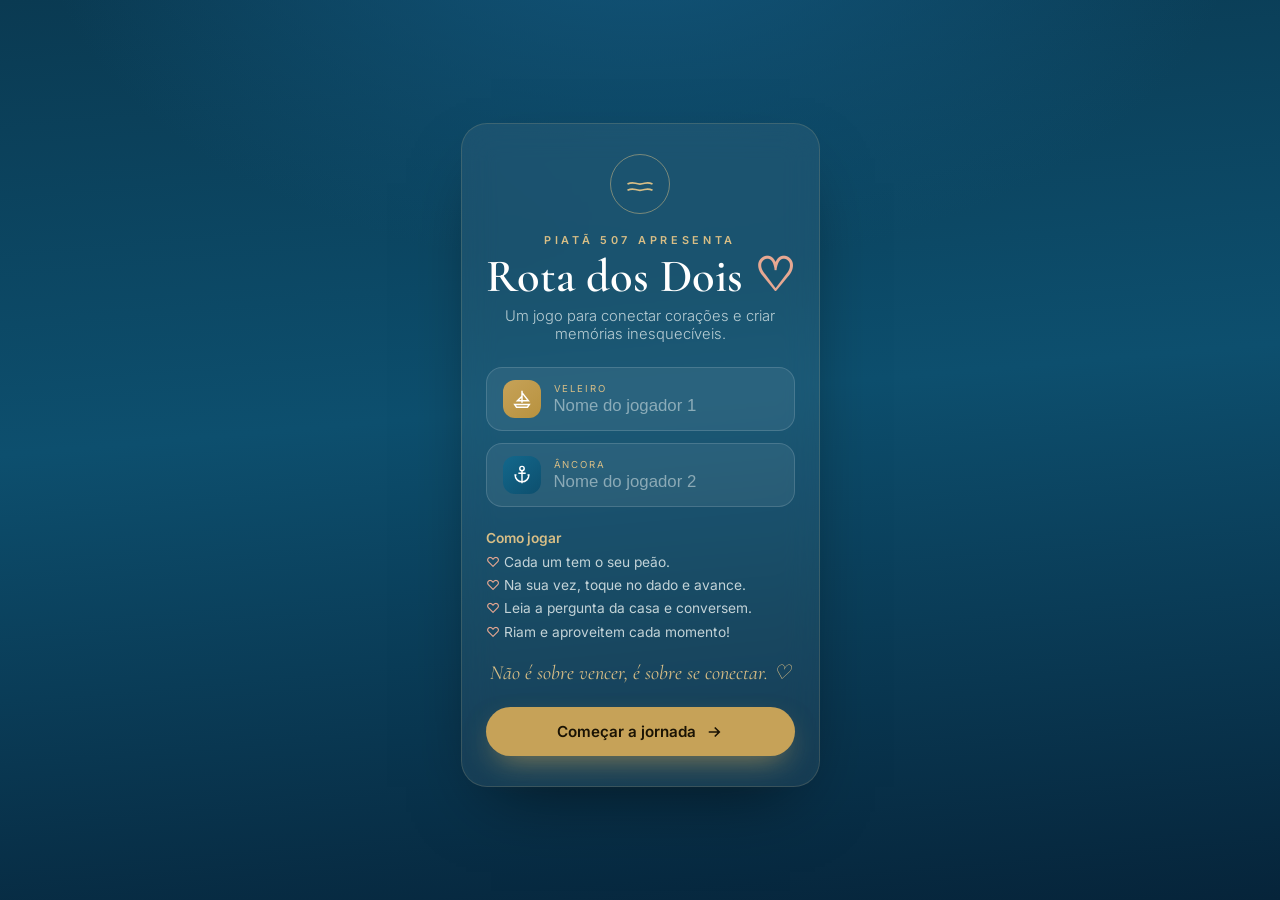
<file: rota-dos-dois.html>
<!DOCTYPE html>
<html lang="pt-BR">
<head>
<meta charset="UTF-8" />
<meta name="viewport" content="width=device-width, initial-scale=1, viewport-fit=cover, maximum-scale=1" />
<meta name="theme-color" content="#06243a" />
<title>Rota dos Dois · Piatã 507</title>
<link rel="preconnect" href="https://fonts.googleapis.com">
<link rel="preconnect" href="https://fonts.gstatic.com" crossorigin>
<link href="https://fonts.googleapis.com/css2?family=Cormorant+Garamond:ital,wght@0,500;0,600;1,500&family=Inter:wght@400;500;600;700&display=swap" rel="stylesheet">
<style>
/* ====================================================================
   ROTA DOS DOIS — jogo de conexão para casais · Piatã 507
   HTML/CSS/JS puro · pass-and-play (mesmo celular) · GitHub Pages
   ==================================================================== */
:root{
  --abyss:#06243a; --ocean:#0d4f6e; --ocean2:#13688c;
  --gold:#c6a258; --gold-soft:#d8be86;
  --sand:#efe2c4; --sand-deep:#e3d0a5; --foam:#eef5f4;
  --coral:#d98a72; --coral-soft:#e7a892;
  --p1:#c6a258;  /* veleiro / jogador 1 */
  --p2:#13688c;  /* âncora / jogador 2 */
  --text:#0c2a3a; --text-soft:#46606e;
}
*{margin:0;padding:0;box-sizing:border-box;-webkit-tap-highlight-color:transparent}
html,body{height:100%}
body{
  font-family:'Inter',system-ui,sans-serif;color:var(--text);
  background:
    radial-gradient(1000px 600px at 50% -10%, #12557a 0%, transparent 60%),
    linear-gradient(175deg,#0a3a52 0%,#0d4f6e 45%,#06243a 100%);
  min-height:100vh;overflow-x:hidden;-webkit-font-smoothing:antialiased;
  padding:env(safe-area-inset-top) 0 env(safe-area-inset-bottom);
}
h1,h2,h3,.serif{font-family:'Cormorant Garamond',serif;font-weight:600;line-height:1.05}
.wrap{max-width:520px;margin:0 auto;padding:0 16px;position:relative}
.eyebrow{font-size:.68rem;letter-spacing:.34em;text-transform:uppercase;color:var(--gold-soft);font-weight:600}
button{font-family:inherit;cursor:pointer;border:none}
.hidden{display:none !important}

/* ---------- BOTÕES ---------- */
.btn{display:inline-flex;align-items:center;justify-content:center;gap:9px;padding:15px 26px;border-radius:100px;font-weight:600;font-size:.95rem;background:var(--gold);color:#1a1304;box-shadow:0 12px 30px -10px rgba(198,162,88,.7);transition:transform .25s cubic-bezier(.2,.8,.2,1),box-shadow .25s ease;width:100%}
.btn:hover{transform:translateY(-2px)}
.btn:active{transform:scale(.98)}
.btn:disabled{opacity:.4;pointer-events:none}
.btn.ghost{background:transparent;color:var(--foam);border:1px solid rgba(216,190,134,.4);box-shadow:none}
.btn svg{width:18px;height:18px}

/* ====================================================================
   TELA 1 — INTRO / NOMES
   ==================================================================== */
.screen{min-height:100vh;display:flex;flex-direction:column;justify-content:center;padding:40px 0 30px;animation:fade .5s ease both}
@keyframes fade{from{opacity:0;transform:translateY(10px)}to{opacity:1;transform:none}}
.intro-card{background:rgba(255,255,255,.06);border:1px solid rgba(216,190,134,.18);border-radius:26px;padding:30px 24px;backdrop-filter:blur(16px);-webkit-backdrop-filter:blur(16px);box-shadow:0 30px 70px -30px rgba(0,0,0,.6);text-align:center;color:var(--foam)}
.intro-mark{width:60px;height:60px;margin:0 auto 14px;border-radius:50%;border:1px solid rgba(216,190,134,.5);display:grid;place-items:center;color:var(--gold-soft)}
.intro-mark svg{width:30px;height:30px}
.intro-card h1{font-size:2.9rem;color:#fff;margin:.1em 0}
.intro-card .heart{color:var(--coral-soft)}
.intro-sub{color:rgba(238,245,244,.75);font-size:.92rem;max-width:30ch;margin:6px auto 0;font-weight:300}
.name-fields{display:flex;flex-direction:column;gap:12px;margin:24px 0 8px;text-align:left}
.name-field{background:rgba(255,255,255,.07);border:1px solid rgba(255,255,255,.14);border-radius:16px;padding:12px 16px;display:flex;align-items:center;gap:13px}
.name-field .pawn{flex:none}
.name-field input{flex:1;background:none;border:none;outline:none;color:#fff;font-size:1.05rem;font-weight:500}
.name-field input::placeholder{color:rgba(238,245,244,.5)}
.name-field small{display:block;font-size:.6rem;letter-spacing:.2em;text-transform:uppercase;color:var(--gold-soft);margin-bottom:1px}
.pawn{width:38px;height:38px;border-radius:12px;display:grid;place-items:center;color:#fff}
.pawn.sail{background:linear-gradient(140deg,var(--gold),#b8923f)}
.pawn.anchor{background:linear-gradient(140deg,var(--ocean2),var(--ocean))}
.pawn svg{width:22px;height:22px}
.how{margin-top:20px;text-align:left;color:rgba(238,245,244,.8);font-size:.86rem;line-height:1.7}
.how b{color:var(--gold-soft);font-weight:600}
.how .heart{color:var(--coral-soft)}
.tagline{font-family:'Cormorant Garamond',serif;font-style:italic;font-size:1.25rem;color:var(--gold-soft);margin-top:16px}

/* ====================================================================
   TELA 2 — JOGO
   ==================================================================== */
#game{min-height:100vh;display:flex;flex-direction:column;padding:14px 0 20px}
.hud{display:flex;align-items:center;justify-content:space-between;gap:10px;margin-bottom:12px}
.hud a.exit{color:rgba(238,245,244,.6);display:flex;align-items:center;gap:6px;font-size:.8rem}
.hud a.exit svg{width:16px;height:16px}
.hud .title{font-family:'Cormorant Garamond',serif;font-size:1.5rem;color:#fff;text-align:center;flex:1}
.hud .title small{display:block;font-family:'Inter';font-size:.55rem;letter-spacing:.3em;text-transform:uppercase;color:var(--gold-soft);margin-top:-2px}

/* placar dos jogadores */
.players{display:flex;gap:10px;margin-bottom:14px}
.player{flex:1;background:rgba(255,255,255,.06);border:1px solid rgba(216,190,134,.16);border-radius:16px;padding:11px 12px;display:flex;align-items:center;gap:10px;transition:all .3s ease;position:relative;overflow:hidden}
.player.turn{border-color:var(--gold);background:rgba(198,162,88,.14);box-shadow:0 0 0 1px var(--gold) inset}
.player.turn::after{content:"";position:absolute;top:0;left:0;right:0;height:2px;background:var(--gold)}
.player .pawn{width:34px;height:34px}
.player .p-info{min-width:0}
.player .p-info b{display:block;color:#fff;font-size:.9rem;font-weight:600;white-space:nowrap;overflow:hidden;text-overflow:ellipsis}
.player .p-info span{font-size:.7rem;color:var(--gold-soft)}

/* ---------- TABULEIRO ---------- */
.board-frame{background:rgba(255,255,255,.05);border:1px solid rgba(216,190,134,.16);border-radius:22px;padding:14px;position:relative}
#board{position:relative;width:100%;aspect-ratio:1/1.05}
#trail{position:absolute;inset:0;width:100%;height:100%;pointer-events:none}
.cell{position:absolute;display:flex;flex-direction:column;align-items:center;justify-content:center;border-radius:14px;background:linear-gradient(150deg,#f6ecd4,#e8d8b2);border:1px solid rgba(140,110,60,.25);box-shadow:0 3px 8px -4px rgba(0,0,0,.4);color:#5a4a2e;transition:transform .2s ease}
.cell .num{font-family:'Cormorant Garamond',serif;font-weight:600;line-height:1}
.cell .cic{opacity:.8;margin-top:1px}
.cell.start{background:linear-gradient(150deg,var(--ocean2),var(--ocean));color:#fff;border-color:transparent}
.cell.finish{background:linear-gradient(150deg,#173a5e,var(--abyss));color:var(--gold-soft);border-color:var(--gold)}
.cell.act-adv{background:linear-gradient(150deg,#8fc9dd,#4d9fbb);color:#083041;border-color:rgba(255,255,255,.4)}
.cell.act-adv2{background:linear-gradient(150deg,var(--coral-soft),var(--coral));color:#4a1f13;border-color:rgba(255,255,255,.4)}
.cell.act-again{background:linear-gradient(150deg,#2a3b4d,#16232f);color:var(--gold-soft);border-color:rgba(216,190,134,.4)}
.cell.act-swap{background:linear-gradient(150deg,#7fb5cc,#3d7f9c);color:#06283a;border-color:rgba(255,255,255,.4)}
.cell.lit{transform:scale(1.12);box-shadow:0 0 0 2px var(--gold),0 6px 16px -4px rgba(0,0,0,.5);z-index:5}

/* peões no tabuleiro */
.token{position:absolute;width:26px;height:26px;border-radius:50%;display:grid;place-items:center;color:#fff;z-index:10;box-shadow:0 3px 8px rgba(0,0,0,.4);transition:left .32s cubic-bezier(.34,1.3,.5,1),top .32s cubic-bezier(.34,1.3,.5,1);border:2px solid #fff}
.token svg{width:15px;height:15px}
.token.sail{background:linear-gradient(140deg,var(--gold),#b8923f)}
.token.anchor{background:linear-gradient(140deg,var(--ocean2),var(--ocean))}

/* ---------- CONTROLE / DADO ---------- */
.controls{margin-top:16px;display:flex;flex-direction:column;align-items:center;gap:12px}
.turn-label{color:#fff;font-size:.95rem;text-align:center;min-height:22px}
.turn-label b{color:var(--gold-soft)}
.dice{width:74px;height:74px;border-radius:18px;background:linear-gradient(145deg,#fff,#e9e2d0);box-shadow:0 10px 24px -8px rgba(0,0,0,.5),inset 0 -3px 6px rgba(140,110,60,.25);display:grid;grid-template-columns:repeat(3,1fr);grid-template-rows:repeat(3,1fr);padding:12px;gap:2px;cursor:pointer;transition:transform .2s ease}
.dice:active{transform:scale(.94)}
.dice.rolling{animation:roll .6s ease}
@keyframes roll{0%{transform:rotate(0) scale(1)}25%{transform:rotate(-18deg) scale(1.08)}50%{transform:rotate(20deg) scale(.95)}75%{transform:rotate(-12deg) scale(1.05)}100%{transform:rotate(0) scale(1)}}
.pip{border-radius:50%;background:var(--abyss);align-self:center;justify-self:center;width:11px;height:11px;opacity:0}
.pip.on{opacity:1}
.roll-hint{font-size:.75rem;color:rgba(238,245,244,.55)}

/* ====================================================================
   MODAL PERGUNTA / AÇÃO
   ==================================================================== */
.modal-bg{position:fixed;inset:0;z-index:100;background:rgba(4,18,30,.7);backdrop-filter:blur(10px);-webkit-backdrop-filter:blur(10px);display:none;align-items:center;justify-content:center;padding:22px}
.modal-bg.open{display:flex;animation:fade .3s ease}
.modal{width:100%;max-width:420px;background:linear-gradient(165deg,#fbf4e4,#f1e3c4);border-radius:26px;padding:30px 26px;text-align:center;box-shadow:0 40px 80px -30px rgba(0,0,0,.7);border:1px solid var(--gold);animation:pop .45s cubic-bezier(.2,1.1,.4,1) both;position:relative;overflow:hidden}
@keyframes pop{from{opacity:0;transform:scale(.9) translateY(14px)}to{opacity:1;transform:none}}
.modal .m-badge{width:52px;height:52px;border-radius:50%;margin:0 auto 14px;display:grid;place-items:center;font-family:'Cormorant Garamond',serif;font-size:1.6rem;font-weight:600;color:#fff}
.modal .m-ic{margin:0 auto 12px;color:var(--coral)}
.modal .m-ic svg{width:36px;height:36px}
.modal .m-who{font-size:.7rem;letter-spacing:.24em;text-transform:uppercase;color:var(--gold);font-weight:700;margin-bottom:6px}
.modal .m-q{font-family:'Cormorant Garamond',serif;font-size:1.85rem;font-weight:600;color:var(--abyss);line-height:1.15;margin-bottom:6px}
.modal .m-sub{color:var(--text-soft);font-size:.9rem;margin-bottom:22px}
.modal .btn{background:var(--abyss);color:#fff;box-shadow:0 12px 26px -12px rgba(6,36,58,.8)}
.modal.action .m-q{font-size:1.6rem}
.modal-deco{position:absolute;inset:0;opacity:.06;background-image:radial-gradient(circle at 15% 20%,#5a4a2e 1.5px,transparent 1.5px),radial-gradient(circle at 75% 70%,#5a4a2e 1.5px,transparent 1.5px);background-size:40px 40px;pointer-events:none}

/* ====================================================================
   TELA FINAL — CHEGADA
   ==================================================================== */
#finish{position:fixed;inset:0;z-index:120;display:none;align-items:center;justify-content:center;padding:24px;background:linear-gradient(175deg,#123f5e,#0a2942 60%,#06243a);text-align:center;color:var(--foam)}
#finish.open{display:flex;animation:fade .6s ease}
.finish-inner{max-width:440px;animation:pop .7s cubic-bezier(.2,1.1,.4,1) both}
.sunset{width:130px;height:130px;margin:0 auto 20px;border-radius:50%;background:radial-gradient(circle at 50% 60%,#ffd9a0,#f3a760 45%,#d98a72 75%,transparent 78%);position:relative}
.sunset::after{content:"";position:absolute;left:-30px;right:-30px;bottom:20px;height:40px;background:linear-gradient(rgba(255,180,120,.4),transparent);filter:blur(6px)}
#finish .eyebrow{color:var(--gold-soft)}
#finish h2{font-size:3rem;color:#fff;margin:.1em 0 .2em}
#finish p{color:rgba(238,245,244,.85);font-size:1.05rem;max-width:32ch;margin:0 auto 8px}
#finish .fin-names{font-family:'Cormorant Garamond',serif;font-style:italic;font-size:1.4rem;color:var(--gold-soft);margin:10px 0 22px}
.confetti{position:fixed;top:-10px;width:9px;height:14px;z-index:130;pointer-events:none;border-radius:2px}
.fin-actions{display:flex;flex-direction:column;gap:10px;margin-top:8px}
</style>
</head>
<body>

<!-- ================= TELA 1 — INTRO ================= -->
<section class="screen" id="intro">
  <div class="wrap">
    <div class="intro-card">
      <div class="intro-mark">
        <svg viewBox="0 0 24 24" fill="none" stroke="currentColor" stroke-width="1.4"><path d="M2 17s2-1 4-1 3 1 6 1 4-1 6-1 4 1 4 1M2 12s2-1 4-1 3 1 6 1 4-1 6-1 4 1 4 1"/></svg>
      </div>
      <span class="eyebrow">Piatã 507 apresenta</span>
      <h1>Rota dos Dois <span class="heart">♡</span></h1>
      <p class="intro-sub">Um jogo para conectar corações e criar memórias inesquecíveis.</p>

      <div class="name-fields">
        <div class="name-field">
          <div class="pawn sail" aria-hidden="true"><svg viewBox="0 0 24 24" fill="none" stroke="currentColor" stroke-width="1.6"><path d="M12 3v13M12 5l7 9H12M12 9l-5 5h5M4 18h16l-2 3H6z"/></svg></div>
          <div style="flex:1"><small>Veleiro</small><input id="n1" type="text" placeholder="Nome do jogador 1" maxlength="14" autocomplete="off"></div>
        </div>
        <div class="name-field">
          <div class="pawn anchor" aria-hidden="true"><svg viewBox="0 0 24 24" fill="none" stroke="currentColor" stroke-width="1.6"><circle cx="12" cy="5" r="2.4"/><path d="M12 7.4V21M6 12H4.5a7.5 7.5 0 0 0 15 0H18M8 10H16"/></svg></div>
          <div style="flex:1"><small>Âncora</small><input id="n2" type="text" placeholder="Nome do jogador 2" maxlength="14" autocomplete="off"></div>
        </div>
      </div>

      <div class="how">
        <b>Como jogar</b><br>
        <span class="heart">♡</span> Cada um tem o seu peão.<br>
        <span class="heart">♡</span> Na sua vez, toque no dado e avance.<br>
        <span class="heart">♡</span> Leia a pergunta da casa e conversem.<br>
        <span class="heart">♡</span> Riam e aproveitem cada momento!
      </div>
      <div class="tagline">Não é sobre vencer, é sobre se conectar. ♡</div>

      <button class="btn" id="startBtn" style="margin-top:22px">Começar a jornada
        <svg viewBox="0 0 24 24" fill="none" stroke="currentColor" stroke-width="2.2"><path d="M5 12h14M13 6l6 6-6 6"/></svg>
      </button>
    </div>
  </div>
</section>

<!-- ================= TELA 2 — JOGO ================= -->
<section id="game" class="hidden">
  <div class="wrap">
    <div class="hud">
      <a class="exit" href="index.html"><svg viewBox="0 0 24 24" fill="none" stroke="currentColor" stroke-width="2"><path d="M19 12H5M11 6l-6 6 6 6"/></svg>Guia</a>
      <div class="title">Rota dos Dois<small>Aproveitem cada momento</small></div>
      <a class="exit" id="restartTop"><svg viewBox="0 0 24 24" fill="none" stroke="currentColor" stroke-width="2"><path d="M3 12a9 9 0 1 0 3-6.7L3 8M3 3v5h5"/></svg></a>
    </div>

    <div class="players">
      <div class="player" id="pl1">
        <div class="pawn sail"><svg viewBox="0 0 24 24" fill="none" stroke="currentColor" stroke-width="1.6"><path d="M12 3v13M12 5l7 9H12M12 9l-5 5h5M4 18h16l-2 3H6z"/></svg></div>
        <div class="p-info"><b id="name1">Jogador 1</b><span id="pos1">Início</span></div>
      </div>
      <div class="player" id="pl2">
        <div class="pawn anchor"><svg viewBox="0 0 24 24" fill="none" stroke="currentColor" stroke-width="1.6"><circle cx="12" cy="5" r="2.4"/><path d="M12 7.4V21M6 12H4.5a7.5 7.5 0 0 0 15 0H18M8 10H16"/></svg></div>
        <div class="p-info"><b id="name2">Jogador 2</b><span id="pos2">Início</span></div>
      </div>
    </div>

    <div class="board-frame">
      <div id="board">
        <svg id="trail" preserveAspectRatio="none"></svg>
        <!-- células e peões inseridos via JS -->
        <div class="token sail" id="tok1"><svg viewBox="0 0 24 24" fill="none" stroke="currentColor" stroke-width="1.8"><path d="M12 3v13M12 5l7 9H12M12 9l-5 5h5M4 18h16l-2 3H6z"/></svg></div>
        <div class="token anchor" id="tok2"><svg viewBox="0 0 24 24" fill="none" stroke="currentColor" stroke-width="1.8"><circle cx="12" cy="5" r="2.4"/><path d="M12 7.4V21M6 12H4.5a7.5 7.5 0 0 0 15 0H18M8 10H16"/></svg></div>
      </div>
    </div>

    <div class="controls">
      <div class="turn-label" id="turnLabel">Vez de <b>—</b></div>
      <div class="dice" id="dice" role="button" aria-label="Jogar o dado">
        <span class="pip"></span><span class="pip"></span><span class="pip"></span>
        <span class="pip"></span><span class="pip"></span><span class="pip"></span>
        <span class="pip"></span><span class="pip"></span><span class="pip"></span>
      </div>
      <div class="roll-hint" id="rollHint">Toque no dado para jogar</div>
    </div>
  </div>
</section>

<!-- ================= MODAL ================= -->
<div class="modal-bg" id="modalBg">
  <div class="modal" id="modal">
    <div class="modal-deco"></div>
    <div id="modalBody"></div>
  </div>
</div>

<!-- ================= FINAL ================= -->
<div id="finish">
  <div class="finish-inner">
    <div class="sunset"></div>
    <span class="eyebrow">Chegada · Rooftop Sunset</span>
    <h2>Vocês chegaram!</h2>
    <p class="fin-names" id="finNames"></p>
    <p>Olhem para a vista, agradeçam o momento e façam uma foto juntos. ♡</p>
    <div class="fin-actions">
      <button class="btn" id="playAgain">Jogar novamente</button>
      <a class="btn ghost" href="index.html">Voltar ao guia</a>
    </div>
  </div>
</div>

<script>
/* ====================================================================
   CONTEÚDO DAS CASAS
   0 = Início · 1..23 = casas · 24 = Chegada
   ==================================================================== */
const CELLS = {
  0:{type:'start'},
  1:{type:'q', q:'Qual foi o melhor momento da sua semana?'},
  2:{type:'q', q:'Qual lugar do mundo você gostaria de conhecer?'},
  3:{type:'q', q:'O que mais te faz relaxar?'},
  4:{type:'q', q:'Conte uma lembrança feliz da infância.'},
  5:{type:'q', q:'Qual foi a melhor viagem da sua vida?'},
  6:{type:'act', kind:'adv',  n:1, q:'Avance uma casa!'},
  7:{type:'q', q:'O que você mais gosta de fazer nas férias?'},
  8:{type:'q', q:'Qual sonho você ainda quer realizar?'},
  9:{type:'act', kind:'again', q:'Jogue novamente!'},
  10:{type:'q', q:'O que te faz sentir em paz?'},
  11:{type:'q', q:'Qual pessoa mais te inspirou na vida?'},
  12:{type:'act', kind:'adv', n:2, q:'Avance duas casas!'},
  13:{type:'q', q:'Qual foi o pôr do sol mais bonito que já viu?'},
  14:{type:'q', q:'O que você gostaria de aprender este ano?'},
  15:{type:'q', q:'Qual foi o melhor conselho que você já recebeu?'},
  16:{type:'q', q:'Conte uma história engraçada.'},
  17:{type:'q', q:'O que você mais valoriza em uma amizade?'},
  18:{type:'q', q:'Qual lembrança gostaria de guardar para sempre?'},
  19:{type:'q', q:'O que significa sucesso para você?'},
  20:{type:'q', q:'O que você mais gostou nesta hospedagem?'},
  21:{type:'act', kind:'swap', q:'Troquem de lugar no tabuleiro!'},
  22:{type:'q', q:'Escolham um lugar para visitar juntos um dia.'},
  23:{type:'q', q:'Qual foi o momento mais especial desta hospedagem?'},
  24:{type:'finish'},
};
const LAST = 24;
const COLS = 5, ROWS = 5; // serpentina 5x5 = 25 casas

/* ====================================================================
   ESTADO
   ==================================================================== */
let players = [
  {name:'Jogador 1', pos:0, tokEl:null, cls:'sail'},
  {name:'Jogador 2', pos:0, tokEl:null, cls:'anchor'},
];
let turn = 0;      // índice do jogador atual
let busy = false;  // trava durante animações
let cellCenters = []; // {x,y} de cada casa

const $ = s=>document.querySelector(s);

/* ---------- SVG helper p/ ícones das casas ---------- */
const ICN = {
  heart:'<path d="M12 20s-7-4.5-7-10a4 4 0 0 1 7-2.5A4 4 0 0 1 19 10c0 5.5-7 10-7 10z"/>',
  wave:'<path d="M2 14s2-1.5 4-1.5 3 1.5 6 1.5 4-1.5 6-1.5 4 1.5 4 1.5"/>',
  sun:'<circle cx="12" cy="12" r="4"/><path d="M12 3v2M12 19v2M4 12H2M22 12h-2M5.6 5.6l1.4 1.4M17 17l1.4 1.4M17 7l1.4-1.4M5.6 18.4L7 17"/>',
  dice:'<rect x="4" y="4" width="16" height="16" rx="3"/><circle cx="9" cy="9" r="1.2" fill="currentColor"/><circle cx="15" cy="15" r="1.2" fill="currentColor"/>',
  swap:'<path d="M7 4v13M7 4l-3 3M7 4l3 3M17 20V7M17 20l-3-3M17 20l3-3"/>',
  flag:'<path d="M5 21V4M5 4h11l-2 3 2 3H5"/>',
};
function cicon(name){return `<svg viewBox="0 0 24 24" fill="none" stroke="currentColor" stroke-width="1.7" stroke-linecap="round" stroke-linejoin="round">${ICN[name]}</svg>`}

/* ====================================================================
   MONTAGEM DO TABULEIRO (serpentina)
   ==================================================================== */
const board = $('#board');
function cellRowCol(i){
  const row = Math.floor(i/COLS);
  const col = (row%2===0) ? (i%COLS) : (COLS-1-(i%COLS));
  return {row,col};
}
function buildBoard(){
  // remove células antigas
  board.querySelectorAll('.cell').forEach(e=>e.remove());
  const gapPct = 3;                 // espaçamento
  const cw = (100 - gapPct*(COLS-1))/COLS;
  const chPct = (100 - gapPct*(ROWS-1))/ROWS;
  for(let i=0;i<=LAST;i++){
    const {row,col} = cellRowCol(i);
    const el = document.createElement('div');
    el.className = 'cell';
    el.dataset.i = i;
    el.style.left = (col*(cw+gapPct))+'%';
    el.style.top  = (row*(chPct+gapPct))+'%';
    el.style.width = cw+'%';
    el.style.height = chPct+'%';
    const c = CELLS[i];
    let inner = '';
    if(c.type==='start'){ el.classList.add('start'); inner = `<div class="num" style="font-size:.72rem;letter-spacing:.05em">INÍCIO</div>`; }
    else if(c.type==='finish'){ el.classList.add('finish'); inner = `<div class="cic" style="width:20px;height:20px">${cicon('flag')}</div><div class="num" style="font-size:.6rem;margin-top:2px">CHEGADA</div>`; }
    else if(c.type==='act'){
      const map={adv:c.n===2?'act-adv2':'act-adv', again:'act-again', swap:'act-swap'};
      el.classList.add(map[c.kind]);
      const ic={adv:c.n===2?'sun':'wave', again:'dice', swap:'swap'}[c.kind];
      inner = `<div class="num">${i}</div><div class="cic" style="width:16px;height:16px">${cicon(ic)}</div>`;
    } else {
      inner = `<div class="num">${i}</div><div class="cic" style="width:13px;height:13px">${cicon('heart')}</div>`;
    }
    el.innerHTML = inner;
    board.appendChild(el);
  }
  requestAnimationFrame(measure);
}

/* mede centros e desenha a trilha */
function measure(){
  cellCenters = [];
  const bw = board.clientWidth, bh = board.clientHeight;
  for(let i=0;i<=LAST;i++){
    const el = board.querySelector(`.cell[data-i="${i}"]`);
    if(!el){cellCenters.push({x:0,y:0});continue;}
    cellCenters.push({ x: el.offsetLeft + el.offsetWidth/2, y: el.offsetTop + el.offsetHeight/2 });
  }
  // trilha pontilhada conectando as casas
  const trail = $('#trail');
  trail.setAttribute('viewBox',`0 0 ${bw} ${bh}`);
  let d = `M ${cellCenters[0].x} ${cellCenters[0].y}`;
  for(let i=1;i<=LAST;i++) d += ` L ${cellCenters[i].x} ${cellCenters[i].y}`;
  trail.innerHTML = `<path d="${d}" fill="none" stroke="rgba(216,190,134,.5)" stroke-width="3" stroke-dasharray="2 8" stroke-linecap="round"/>`;
  positionTokens(false);
}

/* posiciona peões (com pequeno desvio p/ não sobrepor) */
function positionTokens(animate=true){
  players.forEach((p,idx)=>{
    const c = cellCenters[p.pos]; if(!c) return;
    const off = idx===0 ? -8 : 8;
    const other = players[1-idx];
    const dx = (p.pos===other.pos) ? off : 0;
    const t = p.tokEl;
    if(!animate) t.style.transition='none'; else t.style.transition='';
    t.style.left = (c.x + dx - 13) + 'px';
    t.style.top  = (c.y - 13) + 'px';
    if(!animate) requestAnimationFrame(()=>{ t.style.transition=''; });
  });
}

/* ====================================================================
   DADO
   ==================================================================== */
const PIP_MAP = {1:[4],2:[0,8],3:[0,4,8],4:[0,2,6,8],5:[0,2,4,6,8],6:[0,2,3,5,6,8]};
function showDie(n){
  const pips = $('#dice').querySelectorAll('.pip');
  pips.forEach((p,idx)=>p.classList.toggle('on', PIP_MAP[n].includes(idx)));
}
showDie(1);

/* ====================================================================
   FLUXO DE JOGO
   ==================================================================== */
function setTurn(idx){
  turn = idx;
  $('#pl1').classList.toggle('turn', idx===0);
  $('#pl2').classList.toggle('turn', idx===1);
  $('#turnLabel').innerHTML = `Vez de <b>${players[idx].name}</b>`;
  $('#rollHint').textContent = 'Toque no dado para jogar';
}
function posLabel(pos){ return pos===0?'Início':(pos>=LAST?'Chegada':'Casa '+pos); }
function updatePosLabels(){
  $('#pos1').textContent = posLabel(players[0].pos);
  $('#pos2').textContent = posLabel(players[1].pos);
}

const sleep = ms => new Promise(r=>setTimeout(r,ms));

async function rollDice(){
  if(busy) return;
  busy = true;
  const dice = $('#dice');
  dice.classList.add('rolling');
  $('#rollHint').textContent = 'Rolando…';
  // embaralha faces
  for(let k=0;k<8;k++){ showDie(1+Math.floor(Math.random()*6)); await sleep(60); }
  const n = 1 + Math.floor(Math.random()*6);
  showDie(n);
  dice.classList.remove('rolling');
  await sleep(200);
  await movePlayer(turn, n);
  busy = false;
}

async function movePlayer(idx, steps){
  const p = players[idx];
  for(let s=0;s<steps;s++){
    if(p.pos>=LAST) break;
    p.pos++;
    highlight(p.pos);
    positionTokens(true);
    updatePosLabels();
    await sleep(300);
  }
  clearHighlight();
  await resolveCell(idx);
}

function highlight(i){ clearHighlight(); board.querySelector(`.cell[data-i="${i}"]`)?.classList.add('lit'); }
function clearHighlight(){ board.querySelectorAll('.cell.lit').forEach(e=>e.classList.remove('lit')); }

async function resolveCell(idx){
  const p = players[idx];
  if(p.pos>=LAST){ return finish(); }
  const cell = CELLS[p.pos];

  if(cell.type==='q'){
    openModal({who:p.name, q:cell.q, num:p.pos, action:false, onClose:()=>nextTurn()});
  } else if(cell.type==='act'){
    if(cell.kind==='adv'){
      openModal({who:p.name, q:cell.q, num:p.pos, action:true, icon:cell.n===2?'sun':'wave',
        btn:'Avançar', onClose:async()=>{ await movePlayer(idx, cell.n); }});
    } else if(cell.kind==='again'){
      openModal({who:p.name, q:cell.q, num:p.pos, action:true, icon:'dice',
        btn:'Jogar de novo', onClose:()=>{ $('#rollHint').textContent='Toque no dado — você joga de novo!'; }});
    } else if(cell.kind==='swap'){
      openModal({who:p.name, q:cell.q, num:p.pos, action:true, icon:'swap',
        btn:'Trocar de lugar', onClose:()=>{
          const tmp = players[0].pos; players[0].pos = players[1].pos; players[1].pos = tmp;
          positionTokens(true); updatePosLabels();
          setTimeout(nextTurn, 400);
        }});
    }
  }
}

function nextTurn(){
  if(players[turn].pos>=LAST) return;
  setTurn(1-turn);
}

/* ====================================================================
   MODAL
   ==================================================================== */
let modalCb = null;
function openModal({who,q,num,action,icon,btn,onClose}){
  modalCb = onClose;
  const m = $('#modal');
  m.classList.toggle('action', !!action);
  const badge = action
    ? `<div class="m-ic">${cicon(icon)}</div>`
    : `<div class="m-badge" style="background:linear-gradient(140deg,var(--gold),#b8923f)">${num}</div>`;
  $('#modalBody').innerHTML = `
    ${badge}
    <div class="m-who">${action?'Casa especial':(who+' · sua vez')}</div>
    <div class="m-q">${q}</div>
    <div class="m-sub">${action?'':'Conversem, riam e aproveitem o momento. ♡'}</div>
    <button class="btn" id="modalBtn">${btn||'Próximo'}</button>`;
  $('#modalBg').classList.add('open');
  $('#modalBtn').onclick = closeModal;
}
function closeModal(){
  $('#modalBg').classList.remove('open');
  const cb = modalCb; modalCb = null;
  if(cb) cb();
}

/* ====================================================================
   FINAL
   ==================================================================== */
function finish(){
  $('#finNames').textContent = `${players[0].name} & ${players[1].name}`;
  $('#finish').classList.add('open');
  confetti();
}
function confetti(){
  const cols = ['#c6a258','#d98a72','#13688c','#eef5f4','#e3d0a5'];
  for(let i=0;i<80;i++){
    const c = document.createElement('div');
    c.className='confetti';
    c.style.left = Math.random()*100+'vw';
    c.style.background = cols[i%cols.length];
    c.style.animation = `drop ${2+Math.random()*2}s ${Math.random()*1.2}s ease-in forwards`;
    c.style.transform = `rotate(${Math.random()*360}deg)`;
    document.body.appendChild(c);
    setTimeout(()=>c.remove(), 5000);
  }
}
const style = document.createElement('style');
style.textContent = `@keyframes drop{to{top:105vh;transform:translateX(${'40px'}) rotate(720deg);opacity:0}}`;
document.head.appendChild(style);

/* ====================================================================
   INÍCIO / EVENTOS
   ==================================================================== */
function startGame(){
  const n1 = ($('#n1').value.trim() || 'Jogador 1').slice(0,14);
  const n2 = ($('#n2').value.trim() || 'Jogador 2').slice(0,14);
  players[0].name = n1; players[1].name = n2;
  players[0].pos = 0; players[1].pos = 0;
  players[0].tokEl = $('#tok1'); players[1].tokEl = $('#tok2');
  $('#name1').textContent = n1; $('#name2').textContent = n2;
  $('#intro').classList.add('hidden');
  $('#game').classList.remove('hidden');
  buildBoard();
  updatePosLabels();
  setTurn(0);
}
function resetGame(){
  $('#finish').classList.remove('open');
  players[0].pos = 0; players[1].pos = 0;
  positionTokens(false); updatePosLabels(); setTurn(0);
  $('#rollHint').textContent = 'Toque no dado para jogar';
}

$('#startBtn').addEventListener('click', startGame);
$('#dice').addEventListener('click', rollDice);
$('#playAgain').addEventListener('click', resetGame);
$('#restartTop').addEventListener('click', ()=>{ if(confirm('Reiniciar o jogo?')) resetGame(); });
$('#n2').addEventListener('keydown', e=>{ if(e.key==='Enter') startGame(); });
window.addEventListener('resize', ()=>{ if(!$('#game').classList.contains('hidden')) measure(); });
</script>
</body>
</html>
</file>
